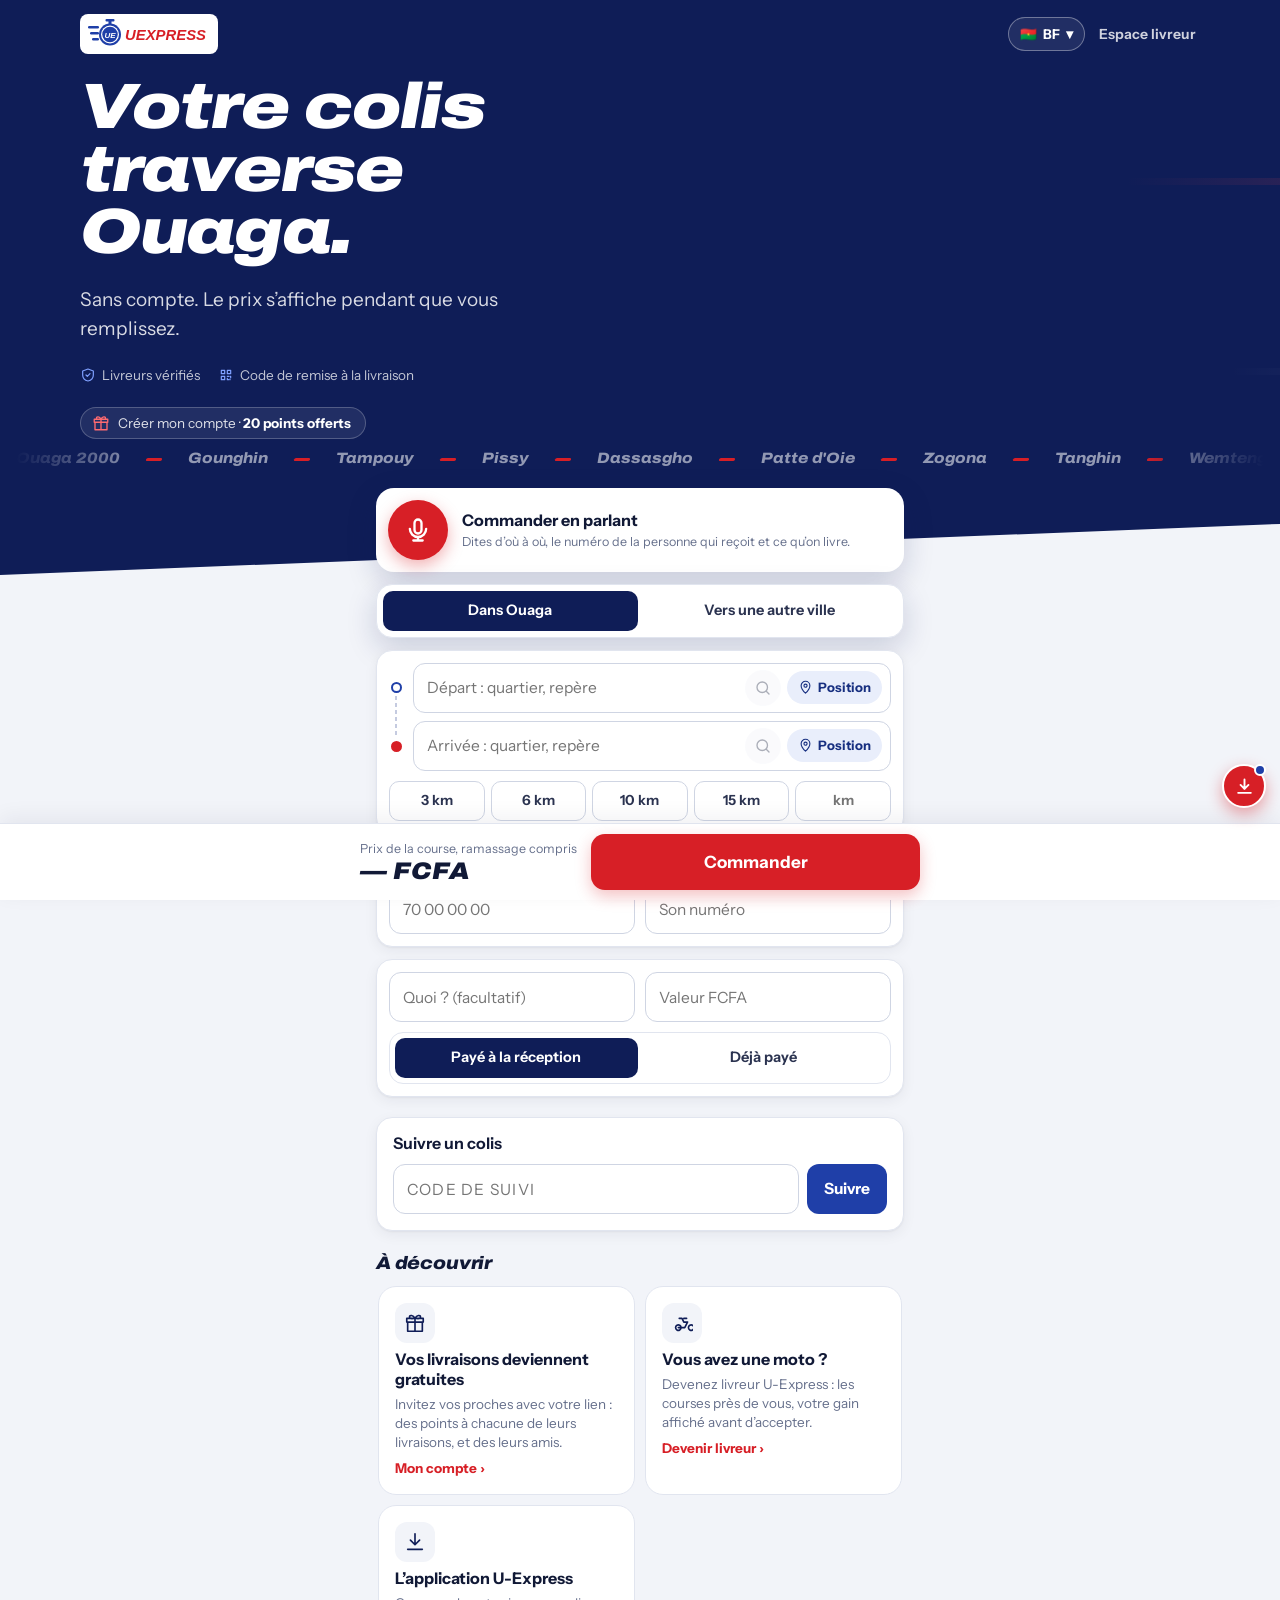
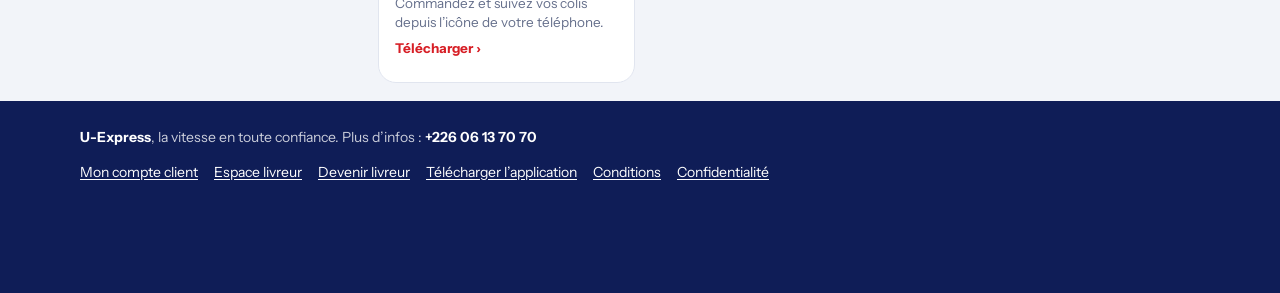
<file: index.html>
<!doctype html>
<html lang="fr">
  <head>
    <meta charset="UTF-8" />
    <meta name="viewport" content="width=device-width, initial-scale=1, viewport-fit=cover" />
    <meta name="theme-color" content="#0f1d57" />
    <meta name="description" content="U-Express — La vitesse en toute confiance. Livraison à Ouagadougou." />
    <link rel="manifest" href="./manifest.webmanifest" />
    <link rel="icon" type="image/png" href="./icons/icon-192.png" />
    <link rel="apple-touch-icon" href="./icons/icon-192.png" />
    <meta name="apple-mobile-web-app-capable" content="yes" />
    <meta name="apple-mobile-web-app-title" content="U-Express" />
    <title>U-Express</title>
    <meta property="og:type" content="website" />
    <meta property="og:site_name" content="U-Express" />
    <meta property="og:title" content="U-Express · Livraison à moto à Ouagadougou" />
    <meta property="og:description" content="Prix fixe affiché d’avance, livreurs vérifiés, suivi du livreur en direct. Commandez en une minute, sans compte." />
    <meta property="og:url" content="https://u-express.urs-holding.com/" />
    <meta property="og:image" content="https://u-express.urs-holding.com/og.jpg" />
    <meta property="og:image:width" content="1200" />
    <meta property="og:image:height" content="630" />
    <meta property="og:locale" content="fr_FR" />
    <meta name="twitter:card" content="summary_large_image" />
    <script type="module" crossorigin src="./assets/index-cYXElxPj.js"></script>
    <link rel="stylesheet" crossorigin href="./assets/index-kaMQHlNw.css">
  </head>
  <body>
    <div id="root"></div>
  </body>
</html>
</file>
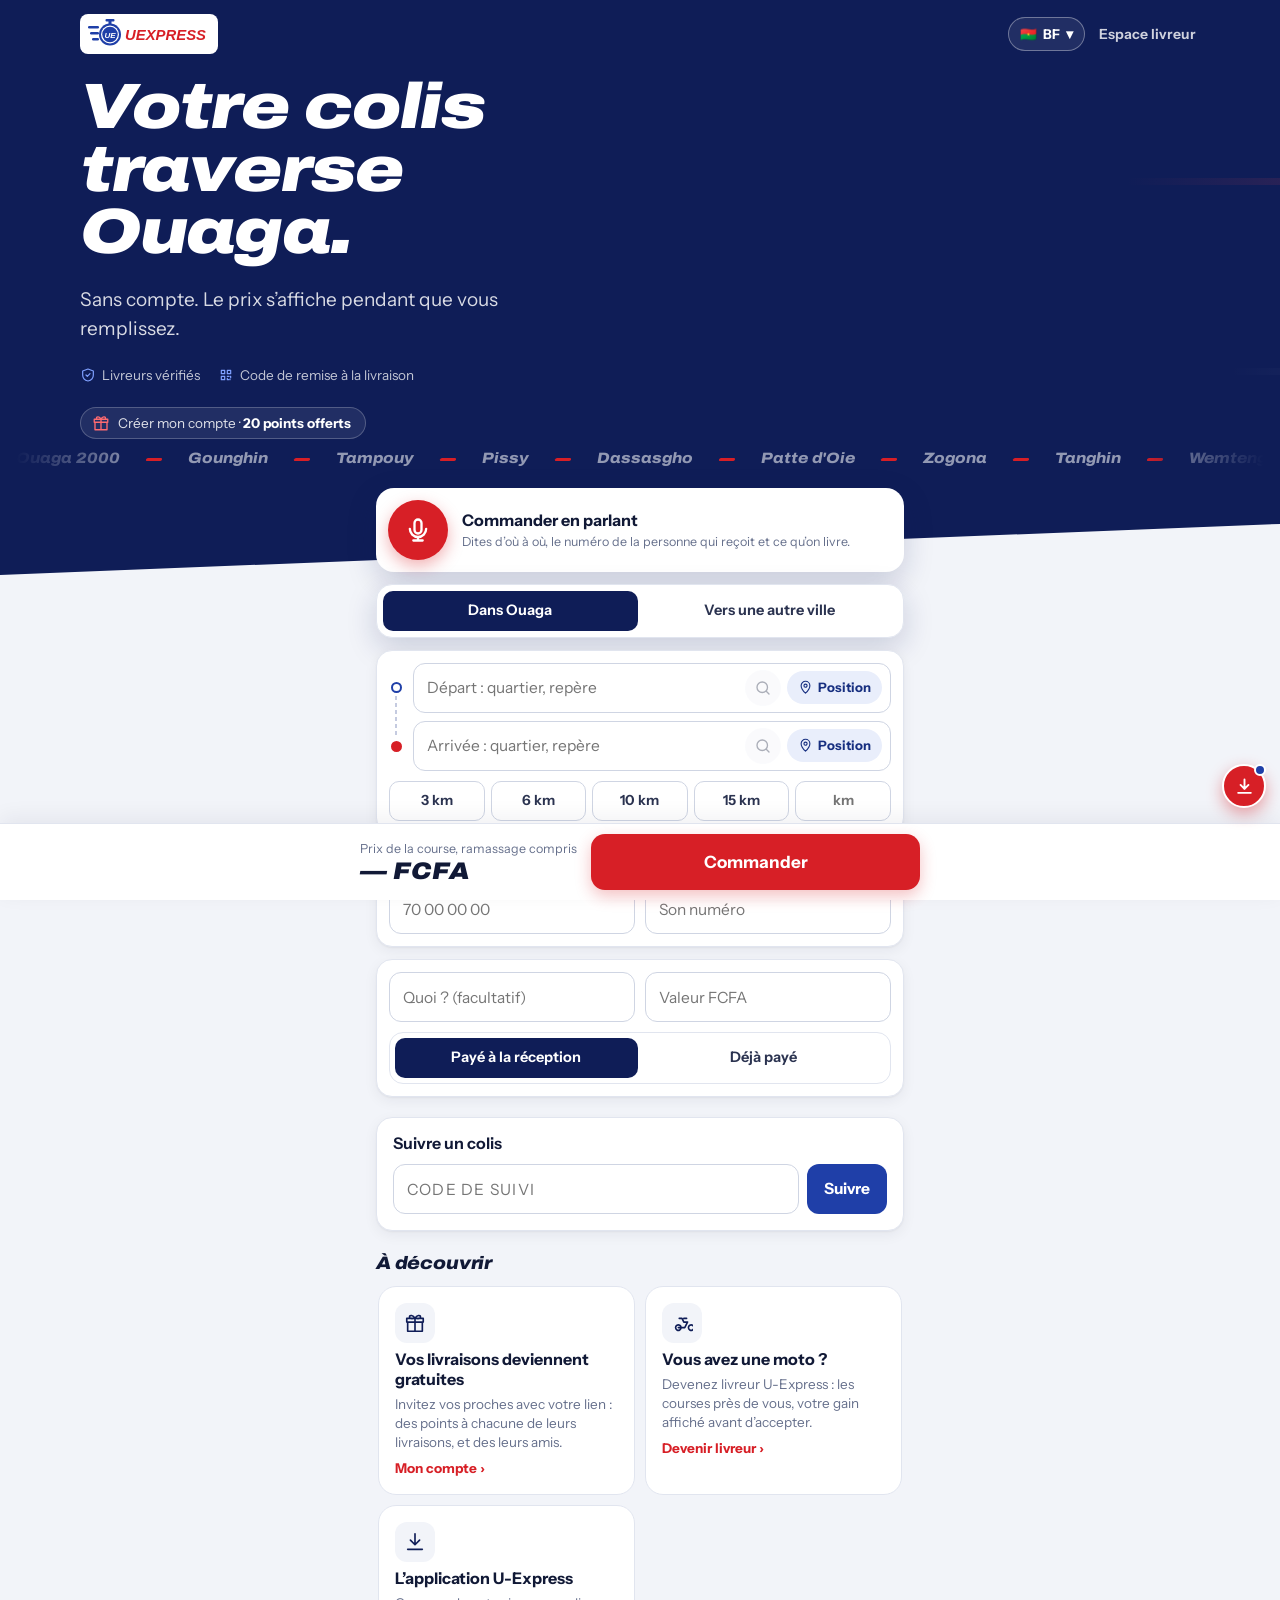
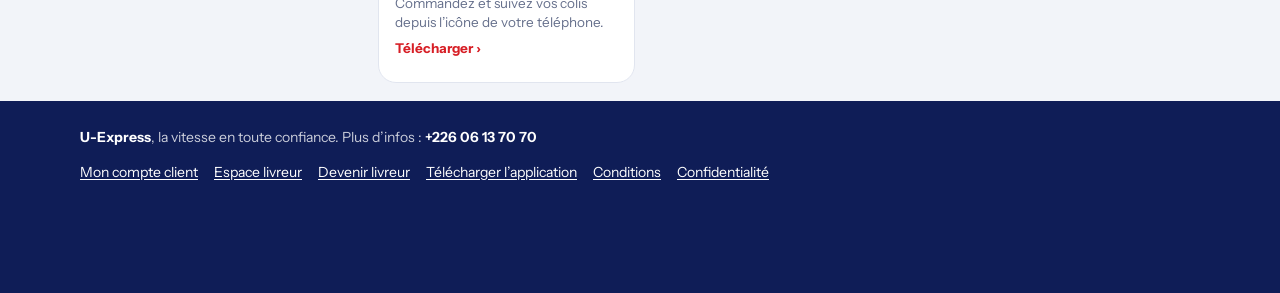
<file: p/index.html>
<!doctype html>
<html lang="fr">
  <head>
    <meta charset="UTF-8" />
    <meta name="viewport" content="width=device-width, initial-scale=1" />
    <title>U-Express · Envoyez votre position au livreur</title>
    <meta name="description" content="Touchez pour montrer au livreur U-Express où vous êtes. Aucune inscription, aucun paiement." />
    <meta property="og:type" content="website" />
    <meta property="og:site_name" content="U-Express" />
    <meta property="og:title" content="📍 Votre livreur U-Express arrive" />
    <meta property="og:description" content="Touchez pour lui montrer où vous êtes. Aucune inscription, aucun paiement." />
    <meta property="og:url" content="https://u-express.urs-holding.com/p/" />
    <meta property="og:image" content="https://u-express.urs-holding.com/og-position.jpg" />
    <meta property="og:image:width" content="1200" />
    <meta property="og:image:height" content="630" />
    <meta property="og:image:alt" content="U-Express : votre livreur arrive, touchez le lien pour lui montrer où vous êtes." />
    <meta property="og:locale" content="fr_FR" />
    <meta name="twitter:card" content="summary_large_image" />
    <meta name="theme-color" content="#0f1d57" />
    <link rel="icon" type="image/png" href="../icons/icon-192.png" />
    <style>
      body { margin: 0; min-height: 100vh; display: grid; place-items: center; background: #0f1d57; color: #fff; font-family: system-ui, sans-serif; text-align: center; }
      a { color: #fff; }
    </style>
    <script>
      // Lien court : …/p/#<clé><r|l> → la page de l'application qui envoie la position.
      (function () {
        var code = location.hash.slice(1);
        location.replace('../' + (code ? '#/p/' + encodeURIComponent(code) : ''));
      })();
    </script>
  </head>
  <body>
    <p>Ouverture d’U-Express… <a href="../">Continuer</a></p>
  </body>
</html>
</file>
<file: assets/index-kaMQHlNw.css>
@font-face{font-family:Archivo;font-style:normal;font-display:swap;font-weight:100 900;font-stretch:62% 125%;src:url(./archivo-latin-standard-normal-DY7AcnAa.woff2) format("woff2-variations")}@font-face{font-family:Archivo;font-style:italic;font-display:swap;font-weight:100 900;font-stretch:62% 125%;src:url(./archivo-latin-standard-italic-BuvkOFDm.woff2) format("woff2-variations")}@font-face{font-family:Instrument Sans;font-style:normal;font-display:swap;font-weight:400 700;src:url(./instrument-sans-latin-wght-normal-BbzFLZTg.woff2) format("woff2-variations")}:root{--nuit: #0f1d57;--bleu: #1f3fa8;--bleu-fonce: #172f80;--bleu-pale: #e9eefb;--rouge: #d71f26;--rouge-fonce: #b0161c;--rouge-pale: #fdeced;--encre: #111936;--texte: #2b3350;--doux: #66708c;--trait: #e1e5ef;--fond: #f2f4f9;--carte: #ffffff;--vert: #11804a;--vert-pale: #e3f4ea;--orange: #b85f00;--orange-pale: #fff1df;--f-titre: "Archivo", "Arial Black", "Helvetica Neue", Arial, sans-serif;--f-texte: "Instrument Sans", "Segoe UI", Roboto, "Helvetica Neue", Arial, sans-serif;--biais: 4vw;--r-s: 10px;--r-m: 16px;--r-l: 22px;--ombre: 0 1px 2px rgba(17, 25, 54, .05), 0 4px 14px rgba(17, 25, 54, .06);--ombre-forte: 0 10px 30px rgba(15, 29, 87, .18);color-scheme:light;font-family:var(--f-texte);color:var(--texte);background:var(--fond);-webkit-font-smoothing:antialiased}*{box-sizing:border-box}html,body{margin:0;padding:0;background:var(--fond)}body{min-height:100vh;font-size:15.5px;line-height:1.5}body:before{content:"";position:fixed;inset:0 0 auto;height:env(safe-area-inset-top,0px);z-index:30;background:var(--nuit)}button,input,select,textarea{font:inherit;color:inherit}a{color:var(--bleu);text-underline-offset:2px}h1,h2,h3{color:var(--encre);margin:0;line-height:1.15;text-wrap:balance}h1,h2,.titre{font-family:var(--f-titre);font-style:italic;font-weight:850;font-stretch:112%;letter-spacing:-.01em}h1{font-size:clamp(26px,6.5vw,34px)}h2{font-size:clamp(20px,4.8vw,24px)}h3{font-size:16px;font-weight:650}p{margin:0}:focus-visible{outline:3px solid var(--bleu);outline-offset:2px;border-radius:6px}.page{max-width:560px;margin:0 auto;padding-block:16px 104px;padding-left:max(16px,env(safe-area-inset-left,0px));padding-right:max(16px,env(safe-area-inset-right,0px))}.page.large{max-width:1120px}.pile{display:flex;flex-direction:column;gap:12px}.pile.ample{gap:20px}.ligne{display:flex;align-items:center;gap:8px}.ligne.entre{justify-content:space-between}.ligne.haut{align-items:flex-start}.ligne.envelopper{flex-wrap:wrap}.grille-2{display:grid;grid-template-columns:1fr 1fr;gap:10px}.grille-auto{display:grid;grid-template-columns:repeat(auto-fill,minmax(min(100%,300px),1fr));gap:14px}.doux{color:var(--doux)}.petit{font-size:14px}.tres-petit{font-size:12.5px}.gras{font-weight:650;color:var(--encre)}.centre{text-align:center}.rouge{color:var(--rouge)}.bleu{color:var(--bleu)}.vert{color:var(--vert)}.orange{color:var(--orange)}.mono{font-variant-numeric:tabular-nums}.entete{position:sticky;top:env(safe-area-inset-top,0px);z-index:20;background:var(--nuit);color:#fff;padding-block:10px;padding-left:max(16px,env(safe-area-inset-left,0px));padding-right:max(16px,env(safe-area-inset-right,0px))}.entete-int{max-width:1120px;margin:0 auto;display:flex;align-items:center;justify-content:space-between;gap:12px}.entete .espace{font-size:13px;color:#ffffffb8;text-align:right;line-height:1.3}.entete .espace b{display:block;color:#fff;font-family:var(--f-titre);font-style:italic;font-weight:800;font-size:15px}.plaque{display:inline-flex;background:#fff;border-radius:8px;padding:5px 8px;line-height:0}.bandeau-demo{background:var(--bleu-pale);color:var(--bleu-fonce);font-size:12.5px;padding:5px 16px;text-align:center}.carte{background:var(--carte);border:1px solid var(--trait);border-radius:var(--r-m);padding:16px;box-shadow:var(--ombre)}.carte.plate{box-shadow:none}.carte.accent{border-color:var(--rouge);box-shadow:0 0 0 1px var(--rouge) inset,var(--ombre)}.carte.alerte{border-left:5px solid var(--orange)}.carte.alerte.critique{border-left-color:var(--rouge)}.separateur{height:1px;background:var(--trait);margin:4px 0}.btn{-webkit-appearance:none;-moz-appearance:none;appearance:none;border:1px solid transparent;border-radius:12px;padding:12px 16px;font-weight:700;font-size:15.5px;cursor:pointer;display:inline-flex;align-items:center;justify-content:center;gap:8px;min-height:48px;text-decoration:none;line-height:1.2;transition:background-color .15s,transform .12s,box-shadow .15s}.btn:active:not(:disabled){transform:scale(.97)}.btn:disabled{opacity:.45;cursor:not-allowed}.btn.plein{width:100%}.btn.rouge{background:var(--rouge);color:#fff;box-shadow:0 6px 16px #d71f2647}.btn.rouge:hover:not(:disabled){background:var(--rouge-fonce)}.btn.bleu{background:var(--bleu);color:#fff}.btn.bleu:hover:not(:disabled){background:var(--bleu-fonce)}.btn.vert{background:var(--vert);color:#fff}.btn.blanc{background:#fff;color:var(--nuit)}.btn.fantome{background:#ffffff14;color:#fff;border-color:#ffffff59}.btn.fantome:hover{background:#ffffff29}.btn.contour{background:var(--carte);border-color:var(--trait);color:var(--encre)}.btn.contour:hover:not(:disabled){background:var(--fond)}.btn.lien{background:none;color:var(--bleu);padding:6px 2px;min-height:0;font-weight:650}.btn.petit{min-height:38px;padding:7px 12px;font-size:14px;border-radius:10px}.btn.grand{min-height:56px;font-size:17px;border-radius:14px}.btn svg{width:20px;height:20px;flex:none}.badge svg{width:14px;height:14px;flex:none}.onglets{display:flex;background:#e4e8f2;border-radius:14px;padding:4px;gap:4px;overflow-x:auto;scrollbar-width:none}.onglets button{flex:1;border:0;background:none;border-radius:10px;padding:9px 6px;font-weight:650;font-size:13.5px;color:var(--doux);cursor:pointer;white-space:nowrap;transition:background-color .15s,color .15s}.onglets button.actif{background:var(--carte);color:var(--encre);box-shadow:0 1px 3px #1119361f}.compteur{display:inline-block;min-width:20px;padding:0 6px;margin-left:4px;border-radius:10px;background:var(--rouge);color:#fff;font-size:12px;line-height:20px;text-align:center;font-variant-numeric:tabular-nums}.compteur.gris{background:#b9c0d2}.nav-basse{position:fixed;left:0;right:0;bottom:0;z-index:20;background:var(--carte);border-top:1px solid var(--trait);display:flex;justify-content:center;padding-bottom:env(safe-area-inset-bottom,0px);padding-left:env(safe-area-inset-left,0px);padding-right:env(safe-area-inset-right,0px)}.nav-basse-int{display:flex;width:100%;max-width:560px}.nav-basse button{flex:1;border:0;background:none;padding:10px 4px 12px;font-size:12.5px;font-weight:650;color:var(--doux);cursor:pointer;display:flex;flex-direction:column;align-items:center;gap:3px}.nav-basse button.actif{color:var(--rouge)}.nav-basse svg{width:23px;height:23px}.badge{display:inline-flex;align-items:center;gap:5px;border-radius:999px;padding:3px 10px;font-size:12.5px;font-weight:650;background:#edf0f6;color:var(--texte);white-space:nowrap}.badge.rouge{background:var(--rouge-pale);color:var(--rouge-fonce)}.badge.bleu{background:var(--bleu-pale);color:var(--bleu-fonce)}.badge.vert{background:var(--vert-pale);color:var(--vert)}.badge.orange{background:var(--orange-pale);color:var(--orange)}.point{width:9px;height:9px;border-radius:50%;background:#b9c0d2;display:inline-block;flex:none}.point.vert{background:var(--vert);box-shadow:0 0 #11804a80;animation:pouls 2s infinite}.champ{display:flex;flex-direction:column;gap:6px;min-width:0}.champ label{font-size:14px;font-weight:650;color:var(--encre)}.champ .aide{font-size:12.5px;color:var(--doux)}.champ input,.champ select,.champ textarea,.saisie{border:1.5px solid #cfd5e3;border-radius:12px;padding:12px 13px;background:#fff;min-height:50px;width:100%;min-width:0;transition:border-color .15s,box-shadow .15s}.champ input:focus,.champ select:focus,.champ textarea:focus,.saisie:focus{outline:none;border-color:var(--bleu);box-shadow:0 0 0 4px #1f3fa826}.choix{display:flex;gap:8px}.choix button{flex:1;border:1.5px solid #cfd5e3;background:#fff;border-radius:12px;padding:11px 10px;font-weight:650;cursor:pointer;transition:border-color .15s,background-color .15s}.choix button.actif{border-color:var(--rouge);background:var(--rouge-pale);color:var(--rouge-fonce)}.erreur,.succes,.info{border-radius:12px;padding:11px 13px;font-size:14.5px}.erreur{background:var(--rouge-pale);color:var(--rouge-fonce)}.succes{background:var(--vert-pale);color:var(--vert)}.info{background:var(--bleu-pale);color:var(--bleu-fonce)}.solde{position:relative;overflow:hidden;border-radius:var(--r-l);padding:18px;color:#fff;background:var(--nuit)}.solde:after{content:"";position:absolute;right:-20px;top:18px;width:140px;height:70px;background:repeating-linear-gradient(0deg,transparent 0 12px,rgba(255,255,255,.09) 12px 20px);transform:skew(-12deg)}.solde .montant{font-family:var(--f-titre);font-style:italic;font-weight:850;font-stretch:112%;font-size:32px;letter-spacing:-.01em}.solde .sous{font-size:13.5px;opacity:.8}.solde.negatif .montant{color:#ffc2c5}.trajet{display:grid;grid-template-columns:14px minmax(0,1fr);column-gap:10px;row-gap:2px}.trajet .rail{display:flex;flex-direction:column;align-items:center;padding-top:6px}.trajet .rond{width:11px;height:11px;border-radius:50%;border:2.5px solid var(--bleu);background:#fff}.trajet .rond.fin{border-color:var(--rouge);background:var(--rouge)}.trajet .barre{width:2px;flex:1;background:repeating-linear-gradient(180deg,#c5cbe0 0 4px,transparent 4px 7px);margin:3px 0;min-height:14px}.chiffres{display:flex;gap:6px 16px;flex-wrap:wrap}.chiffres div{display:flex;flex-direction:column}.chiffres .lib{font-size:12.5px;color:var(--doux)}.chiffres .val{font-weight:700;color:var(--encre);font-variant-numeric:tabular-nums}.chiffres .val.gain{color:var(--vert)}.chrono{list-style:none;margin:0;padding:0;display:flex;flex-direction:column;gap:10px}.chrono li{display:grid;grid-template-columns:18px 1fr;gap:8px}.chrono .puce{width:12px;height:12px;margin-top:5px;border-radius:50%;background:var(--trait)}.chrono li.fait .puce{background:var(--vert)}.chrono li.courant .puce{background:var(--rouge);box-shadow:0 0 0 4px var(--rouge-pale)}.tableau{width:100%;border-collapse:collapse;font-size:14.5px}.tableau th{text-align:left;font-size:12.5px;color:var(--doux);font-weight:650;padding:8px;border-bottom:1px solid var(--trait)}.tableau td{padding:10px 8px;border-bottom:1px solid var(--trait);vertical-align:top}.tableau td.num,.tableau th.num{text-align:right;font-variant-numeric:tabular-nums}.defile{overflow-x:auto}.voile{position:fixed;top:0;right:0;bottom:0;left:0;background:#0f1d5773;z-index:50;display:flex;align-items:flex-end;justify-content:center;animation:apparait .18s ease-out}.modale{background:#fff;width:100%;max-width:560px;border-radius:22px 22px 0 0;padding:20px max(16px,env(safe-area-inset-right,0px)) calc(20px + env(safe-area-inset-bottom,0px)) max(16px,env(safe-area-inset-left,0px));max-height:88vh;overflow-y:auto;animation:monte .22s cubic-bezier(.2,.8,.2,1)}@media (min-width: 640px){.voile{align-items:center}.modale{border-radius:22px}}.code-remise{font-family:var(--f-titre);font-weight:900;font-stretch:115%;font-size:40px;letter-spacing:.18em;color:var(--encre);font-variant-numeric:tabular-nums}.qr{width:168px;height:168px;image-rendering:pixelated}.une{position:relative;overflow:hidden;color:#fff;background:var(--nuit);clip-path:polygon(0 0,100% 0,100% calc(100% - var(--biais)),0 100%);padding-block:14px calc(44px + var(--biais));padding-left:max(16px,env(safe-area-inset-left,0px));padding-right:max(16px,env(safe-area-inset-right,0px))}.une-int{position:relative;z-index:1;max-width:1120px;margin:0 auto;display:flex;flex-direction:column;gap:22px}.une-haut{display:flex;align-items:center;justify-content:space-between;gap:12px}.une-haut a.pro{color:#fffc;font-size:14px;font-weight:650;text-decoration:none;padding:8px 4px}.une h1{color:#fff;font-size:clamp(38px,11vw,76px);font-weight:900;font-stretch:118%;line-height:.98;letter-spacing:-.02em;max-width:11ch;animation:file .7s cubic-bezier(.15,.85,.25,1) both}.une h1 .rouge-vif{color:#ff4a50}.une .chapo{font-size:clamp(16px,4.2vw,19px);color:#ffffffd6;max-width:34ch;animation:apparait .6s .25s both}.une .actions{display:grid;gap:10px;max-width:420px;animation:apparait .6s .35s both}.une .preuves{display:flex;flex-wrap:wrap;gap:8px 18px;font-size:13.5px;color:#ffffffbf}.une .preuves span{display:inline-flex;align-items:center;gap:6px}.une .preuves svg{width:16px;height:16px;color:#7fa0ff}.vitesse{position:absolute;top:0;right:0;bottom:0;left:0;pointer-events:none;z-index:0;overflow:hidden}.vitesse i{position:absolute;right:-40%;height:7px;border-radius:6px;background:linear-gradient(90deg,#fff0,#ffffff38);animation:trait 2.8s linear infinite}.vitesse i:nth-child(1){top:22%;width:38%;animation-delay:0s}.vitesse i:nth-child(2){top:31%;width:52%;animation-delay:.9s;background:linear-gradient(90deg,#d71f2600,#ff4a5073)}.vitesse i:nth-child(3){top:40%;width:30%;animation-delay:1.7s}.vitesse i:nth-child(4){top:64%;width:44%;animation-delay:2.3s}.quartiers{position:relative;z-index:1;margin-top:8px;overflow:hidden;mask-image:linear-gradient(90deg,transparent,#000 10%,#000 90%,transparent);-webkit-mask-image:linear-gradient(90deg,transparent,#000 10%,#000 90%,transparent)}.quartiers .ruban{display:flex;gap:0;width:max-content;animation:defile 38s linear infinite}.quartiers span{font-family:var(--f-titre);font-style:italic;font-weight:800;font-stretch:112%;font-size:15px;color:#ffffff8c;white-space:nowrap;padding-right:26px}.quartiers span:after{content:"";display:inline-block;width:16px;height:3px;border-radius:2px;margin-left:26px;vertical-align:middle;background:var(--rouge);transform:skew(-20deg)}.carte-suivi{position:relative;z-index:2;margin-top:calc(-30px - var(--biais))}.section{max-width:1120px;margin:0 auto;padding-block:34px 6px;padding-left:max(16px,env(safe-area-inset-left,0px));padding-right:max(16px,env(safe-area-inset-right,0px));display:flex;flex-direction:column;gap:16px}.section>p.intro{color:var(--doux);max-width:52ch}.etapes{list-style:none;margin:0;padding:0;display:grid;gap:12px;counter-reset:etape}.etapes li{display:grid;grid-template-columns:46px minmax(0,1fr);gap:14px;align-items:start;background:var(--carte);border-radius:var(--r-m);padding:16px;border:1px solid var(--trait)}.etapes li:before{counter-increment:etape;content:counter(etape);width:46px;height:46px;border-radius:12px;display:grid;place-items:center;background:var(--nuit);color:#fff;font-family:var(--f-titre);font-style:italic;font-weight:900;font-size:22px}.etapes h3{margin-bottom:3px}@media (min-width: 820px){.etapes{grid-template-columns:repeat(3,1fr)}.etapes li{grid-template-columns:1fr}}.simulateur{background:var(--carte);border-radius:var(--r-l);border:1px solid var(--trait);padding:18px;display:grid;gap:16px;box-shadow:var(--ombre)}.simulateur .prix{font-family:var(--f-titre);font-style:italic;font-weight:900;font-stretch:115%;font-size:clamp(38px,10vw,54px);color:var(--encre);line-height:1;font-variant-numeric:tabular-nums}.simulateur .prix small{font-size:.42em;font-weight:800;color:var(--doux);margin-left:4px}.simulateur input[type=range]{width:100%;accent-color:var(--rouge);height:28px}.reperes{display:flex;justify-content:space-between;font-size:12.5px;color:var(--doux);font-variant-numeric:tabular-nums}.garanties{display:grid;gap:12px}@media (min-width: 820px){.garanties{grid-template-columns:repeat(3,1fr)}}.garantie{display:grid;grid-template-columns:44px minmax(0,1fr);gap:12px;padding:4px 0}.garantie .ico{width:44px;height:44px;border-radius:12px;display:grid;place-items:center;background:var(--bleu-pale);color:var(--bleu)}.garantie .ico svg{width:24px;height:24px}.recrute{margin-top:30px;background:var(--rouge);color:#fff;position:relative;overflow:hidden;clip-path:polygon(0 var(--biais),100% 0,100% 100%,0 100%);padding-block:calc(30px + var(--biais)) 34px;padding-left:max(16px,env(safe-area-inset-left,0px));padding-right:max(16px,env(safe-area-inset-right,0px))}.recrute-int{max-width:1120px;margin:0 auto;display:grid;gap:16px}.recrute h2{color:#fff;font-size:clamp(28px,8vw,46px);font-weight:900}.recrute ul{margin:0;padding:0;list-style:none;display:grid;gap:8px}.recrute li{display:flex;gap:10px;align-items:center;font-weight:600}.recrute li:before{content:"";width:14px;height:4px;border-radius:2px;background:#fff;transform:skew(-20deg);flex:none}.pied{background:var(--nuit);color:#ffffffc7;padding-block:26px calc(26px + env(safe-area-inset-bottom,0px));padding-left:max(16px,env(safe-area-inset-left,0px));padding-right:max(16px,env(safe-area-inset-right,0px));font-size:14px}.pied-int{max-width:1120px;margin:0 auto;display:grid;gap:14px}.pied a{color:#fff}.pied .pro{display:flex;flex-wrap:wrap;gap:6px 16px}.mes-livraisons{display:flex;gap:8px;overflow-x:auto;padding-bottom:2px;scrollbar-width:none}.mes-livraisons a{flex:none;display:flex;flex-direction:column;gap:2px;text-decoration:none;color:var(--encre);background:var(--fond);border:1px solid var(--trait);border-radius:12px;padding:9px 12px;min-width:150px}.barre-commande{position:fixed;left:0;right:0;bottom:0;z-index:20;background:var(--carte);border-top:1px solid var(--trait);padding-block:10px calc(10px + env(safe-area-inset-bottom,0px));padding-left:max(16px,env(safe-area-inset-left,0px));padding-right:max(16px,env(safe-area-inset-right,0px));box-shadow:0 -6px 20px #1119360f}.barre-commande-int{max-width:560px;margin:0 auto;display:grid;grid-template-columns:auto minmax(0,1fr);gap:14px;align-items:center}.barre-commande .total{font-family:var(--f-titre);font-style:italic;font-weight:900;font-stretch:112%;font-size:24px;color:var(--encre);line-height:1.05;font-variant-numeric:tabular-nums}.etiquette-etape{display:inline-grid;place-items:center;width:26px;height:26px;border-radius:8px;background:var(--nuit);color:#fff;font-family:var(--f-titre);font-style:italic;font-weight:900;font-size:14px;flex:none}.suivi-tete{background:var(--nuit);color:#fff;padding-block:18px 22px;padding-left:max(16px,env(safe-area-inset-left,0px));padding-right:max(16px,env(safe-area-inset-right,0px));position:relative;overflow:hidden}.suivi-tete-int{max-width:560px;margin:0 auto;display:flex;flex-direction:column;gap:14px;position:relative;z-index:1}.suivi-tete h1{color:#fff;font-size:clamp(26px,7vw,34px)}.suivi-tete .code{color:#ffffffb3;font-size:14px}.route{position:relative;height:54px;margin:4px 6px 0}.route .voie{position:absolute;left:0;right:0;top:32px;height:4px;border-radius:2px;background:repeating-linear-gradient(90deg,rgba(255,255,255,.28) 0 10px,transparent 10px 18px)}.route .faite{position:absolute;left:0;top:32px;height:4px;border-radius:2px;background:#ff4a50;transition:width 1.2s cubic-bezier(.2,.8,.2,1)}.route .jalon{position:absolute;top:27px;width:14px;height:14px;margin-left:-7px;border-radius:50%;background:var(--nuit);border:3px solid rgba(255,255,255,.4)}.route .jalon.fait{border-color:#ff4a50;background:#ff4a50}.route .moto{position:absolute;top:0;width:36px;height:28px;margin-left:-18px;color:#fff;transition:left 1.2s cubic-bezier(.2,.8,.2,1)}.route .moto.roule{animation:secousse .5s ease-in-out infinite alternate}.etapes-suivi{display:grid;grid-template-columns:repeat(5,1fr);gap:4px;font-size:11.5px;color:#fff9;text-align:center;line-height:1.25}.etapes-suivi span.fait{color:#fff;font-weight:650}.lien-partage{display:grid;grid-template-columns:minmax(0,1fr) auto;gap:8px;align-items:center;background:var(--fond);border:1.5px dashed #c5cbe0;border-radius:12px;padding:8px 8px 8px 12px}.lien-partage a{overflow:hidden;text-overflow:ellipsis;white-space:nowrap;font-weight:650}@keyframes trait{0%{transform:translate(0) skew(-20deg)}to{transform:translate(-260%) skew(-20deg)}}@keyframes defile{0%{transform:translate(0)}to{transform:translate(-50%)}}@keyframes file{0%{opacity:0;transform:translate(-28px) skew(-6deg)}to{opacity:1;transform:none}}@keyframes apparait{0%{opacity:0;transform:translateY(8px)}to{opacity:1;transform:none}}@keyframes monte{0%{transform:translateY(24px);opacity:.6}to{transform:none;opacity:1}}@keyframes pouls{0%{box-shadow:0 0 #11804a73}70%{box-shadow:0 0 0 8px #11804a00}to{box-shadow:0 0 #11804a00}}@keyframes secousse{0%{transform:translateY(0)}to{transform:translateY(-2px)}}@keyframes arrive{0%{background:#fff7d6}to{background:var(--carte)}}.arrive{animation:arrive 1.6s ease-out}@media (prefers-reduced-motion: reduce){*,*:before,*:after{animation-duration:.01ms!important;animation-iteration-count:1!important;transition-duration:.01ms!important}.quartiers .ruban{animation:none}.vitesse{display:none}}.etapes-demande{list-style:none;margin:4px 0 0;padding:0;display:grid;grid-template-columns:repeat(4,minmax(0,1fr));gap:6px;counter-reset:dem}.etapes-demande li{counter-increment:dem;font-size:12.5px;color:#ffffffd1;display:flex;flex-direction:column;gap:6px;line-height:1.25}.etapes-demande li:before{content:counter(dem);width:30px;height:30px;border-radius:9px;display:grid;place-items:center;background:#ffffff1f;color:#fff;font-family:var(--f-titre);font-style:italic;font-weight:900}.etapes-demande li:first-child:before{background:var(--rouge)}.liste-conditions{margin:0;padding:0;list-style:none;display:grid;gap:8px}.liste-conditions li{display:flex;gap:10px;align-items:center}.liste-conditions li:before{content:"";width:14px;height:4px;border-radius:2px;background:var(--rouge);transform:skew(-20deg);flex:none}.progression{display:grid;grid-template-columns:repeat(3,minmax(0,1fr));gap:8px;font-size:12.5px;color:var(--doux);font-weight:650}.progression>div{display:flex;flex-direction:column;gap:6px}.progression .barre{display:block;height:6px;border-radius:3px;background:linear-gradient(90deg,var(--bleu) var(--p, 0%),#dfe4ef var(--p, 0%));transition:background .4s}.progression .fait{color:var(--vert)}.progression .fait .barre{background:var(--vert)}.docs{display:grid;grid-template-columns:repeat(2,minmax(0,1fr));gap:10px}@media (min-width: 720px){.docs{grid-template-columns:repeat(3,minmax(0,1fr))}}.doc{border:1.5px dashed #c5cbe0;border-radius:14px;padding:10px;display:flex;flex-direction:column;gap:5px;background:var(--fond);min-width:0}.doc.ok{border-style:solid;border-color:var(--vert);background:#fff}.doc img{width:100%;max-width:100%;aspect-ratio:4 / 3;object-fit:cover;border-radius:9px;background:var(--bleu-pale)}.doc-vide{aspect-ratio:4 / 3;border-radius:9px;background:#e6eaf3;display:grid;place-items:center;color:#9aa5c0}.doc-vide svg{width:30px;height:30px}.doc .btn{margin-top:auto}.module{display:grid;grid-template-columns:minmax(0,1fr) auto;gap:10px;align-items:center;padding:11px 12px;border-radius:12px;background:var(--fond)}.lecon{display:grid;gap:8px;background:var(--bleu-pale);border-radius:12px;padding:12px 14px;color:var(--bleu-fonce)}.question{border:0;margin:0;padding:0;display:grid;gap:8px}.question legend{margin-bottom:8px}.choix-quiz{display:flex;gap:10px;align-items:center;padding:11px 12px;border:1.5px solid #cfd5e3;border-radius:12px;cursor:pointer;background:#fff}.choix-quiz.actif{border-color:var(--bleu);background:var(--bleu-pale)}.choix-quiz input{accent-color:var(--bleu)}.galerie-kyc{display:grid;grid-template-columns:repeat(3,minmax(0,1fr));gap:6px}.galerie-kyc button{border:0;padding:0;background:none;cursor:zoom-in;text-align:left;font-size:11.5px;color:var(--doux);display:flex;flex-direction:column;justify-content:flex-start;align-self:start}.galerie-kyc img{width:100%;aspect-ratio:4 / 3;object-fit:cover;border-radius:8px;display:block;margin-bottom:3px}.photo-grande{width:100%;max-width:100%;border-radius:12px}.une-courte{padding-block:14px calc(54px + var(--biais))}.une-courte h1{font-size:clamp(34px,9.5vw,64px)}.commande-accueil{position:relative;z-index:2;margin-top:calc(-36px - var(--biais));padding-top:0;padding-bottom:8px;display:flex;flex-direction:column;gap:12px}.commande-accueil>form>.choix{background:var(--carte);padding:6px;border-radius:16px;box-shadow:var(--ombre-forte)}.pied{padding-bottom:calc(110px + env(safe-area-inset-bottom,0px))}.choix-compact{background:var(--carte);padding:5px;border-radius:14px;border:1px solid var(--trait);gap:5px}.choix-compact button{border:0;padding:9px 8px;font-size:14.5px;border-radius:10px}.choix-compact button.actif{background:var(--nuit);color:#fff}.case{padding:12px}.trajet-saisie{display:grid;grid-template-columns:14px minmax(0,1fr);gap:10px}.trajet-saisie .rail{display:flex;flex-direction:column;align-items:center;padding:19px 0}.trajet-saisie .rond{width:11px;height:11px;border-radius:50%;border:2.5px solid var(--bleu);background:#fff;flex:none}.trajet-saisie .rond.fin{border-color:var(--rouge);background:var(--rouge)}.trajet-saisie .barre{width:2px;flex:1;background:repeating-linear-gradient(180deg,#c5cbe0 0 4px,transparent 4px 7px);margin:3px 0}.champ-ligne{display:grid;grid-template-columns:minmax(0,1fr) auto;align-items:center;border:1.5px solid #cfd5e3;border-radius:12px;background:#fff;padding-right:8px}.champ-ligne:focus-within{border-color:var(--bleu);box-shadow:0 0 0 4px #1f3fa826}.champ-ligne input{border:0;background:none;padding:12px 13px;min-height:48px;min-width:0;outline:none}.champ-ligne .btn.lien{font-size:13.5px;white-space:nowrap}.distances{display:flex;gap:6px;margin-top:10px;flex-wrap:wrap}.distances button,.distances input{flex:1 1 56px;min-width:0;min-height:40px;border:1.5px solid #cfd5e3;border-radius:10px;background:#fff;font-weight:650;font-size:14px;cursor:pointer;text-align:center;padding:6px}.distances button.actif{border-color:var(--rouge);background:var(--rouge-pale);color:var(--rouge-fonce)}.distances input:focus{outline:none;border-color:var(--bleu)}.case.grille-2 .champ label{font-size:13px}.entree-livreur .avantages{display:grid;gap:8px;margin:0;padding:0;list-style:none}.entree-livreur .avantages li{display:flex;gap:10px;align-items:center}.entree-livreur .avantages li:before{content:"";width:14px;height:4px;border-radius:2px;background:#fff;transform:skew(-20deg);flex:none}.carte-rouge{background:var(--rouge);color:#fff;border:0;border-radius:var(--r-l);padding:18px;display:grid;gap:12px}.carte-rouge h2{color:#fff}.membre{display:grid;grid-template-columns:42px minmax(0,1fr);gap:12px;align-items:start;padding:12px 0;border-top:1px solid var(--trait)}.membre:first-of-type{border-top:0}.membre .initiale{width:42px;height:42px;border-radius:12px;display:grid;place-items:center;font-family:var(--f-titre);font-style:italic;font-weight:900;color:#fff;background:var(--bleu)}.membre.admin .initiale{background:var(--rouge)}.membre.inactif{opacity:.55}.compteurs-equipe{display:flex;gap:8px;flex-wrap:wrap}.centre-texte{text-align:center}.gauche{text-align:left}.pile-droite{display:flex;flex-direction:column;align-items:flex-end;text-align:right;gap:2px}.champ-ligne.avec-gps{border-color:var(--vert)}.puce-gps{display:inline-flex;align-items:center;gap:5px;border:0;border-radius:999px;padding:7px 11px;font:inherit;font-size:13px;font-weight:700;cursor:pointer;white-space:nowrap;background:var(--bleu-pale);color:var(--bleu-fonce)}.puce-gps svg{width:15px;height:15px;flex:none}.puce-gps.gps{background:var(--vert-pale);color:var(--vert)}.puce-gps.attente{background:var(--orange-pale);color:var(--orange)}.puce-gps.attente:before,.puce-gps.recherche:before,.point-pouls{content:"";width:8px;height:8px;border-radius:50%;background:currentColor;flex:none;animation:pouls 1.2s ease-in-out infinite}@keyframes pouls{0%,to{opacity:.35;transform:scale(.8)}50%{opacity:1;transform:scale(1.15)}}.etat-gps{display:flex;align-items:center;gap:8px;margin-top:10px;padding:9px 11px;border-radius:10px;font-size:13.5px;line-height:1.35}.etat-gps svg{width:18px;height:18px;flex:none}.etat-gps.attente{background:var(--orange-pale);color:#7a4100}.etat-gps.attente .point-pouls{background:var(--orange)}.etat-gps.ok{background:var(--vert-pale);color:#0b5a34}.etat-gps.alerte{background:var(--orange-pale);color:#7a4100}.etat-gps .btn.lien{padding:0 2px;font-size:13.5px;margin-left:auto;flex:none}.modale .etat-gps{margin-top:0}.aide-gps{margin:8px 0 0}.option-position{display:grid;grid-template-columns:46px minmax(0,1fr);gap:12px;align-items:center;width:100%;text-align:left;background:#fff;border:1.5px solid var(--trait);border-radius:14px;padding:14px;cursor:pointer;font:inherit;color:var(--texte);transition:border-color .15s,transform .15s}.option-position:hover{border-color:var(--bleu)}.option-position:active{transform:scale(.99)}.option-position b{display:block;color:var(--encre);font-size:16px;margin-bottom:2px}.icone-rond{width:46px;height:46px;border-radius:50%;display:grid;place-items:center}.icone-rond svg{width:23px;height:23px}.icone-rond.bleu{background:var(--bleu-pale);color:var(--bleu)}.icone-rond.rouge{background:var(--rouge-pale);color:var(--rouge)}.lien-partage{background:var(--fond);border:1px dashed #c5cbe0;border-radius:10px;padding:10px 12px;font-size:13px;word-break:break-all;color:var(--encre);-webkit-user-select:all;user-select:all}.badge-gps{display:inline-flex;align-items:center;gap:4px;font-size:12.5px;font-weight:650;color:var(--vert);text-decoration:none}.badge-gps svg{width:14px;height:14px}.badge-gps:hover{text-decoration:underline}.page-position{min-height:100vh;min-height:100dvh;background:var(--fond)}.tete-position{background:var(--nuit);color:#fff;padding:calc(18px + env(safe-area-inset-top,0px)) 20px 64px;clip-path:polygon(0 0,100% 0,100% calc(100% - 34px),0 100%)}.tete-position .contenu{max-width:520px;margin:0 auto}.tete-position h1{color:#fff;font-size:clamp(30px,8.5vw,42px);margin-top:22px}.tete-position p{color:#ffffffd6;margin:10px 0 0;font-size:16px;line-height:1.45;max-width:34ch}.corps-position{max-width:520px;margin:-40px auto 0;padding:0 16px 28px;display:grid;gap:14px}.corps-position .carte{padding:20px 18px;gap:12px}.corps-position .tres-petit svg{width:13px;height:13px;vertical-align:-2px}.radar{position:relative;width:104px;height:104px;margin:-6px auto -10px;display:grid;place-items:center}.insecable{white-space:nowrap}.radar:before,.radar:after{content:"";position:absolute;top:0;right:0;bottom:0;left:0;border-radius:50%;border:2px solid var(--rouge);opacity:0;animation:onde 2s ease-out infinite}.radar:after{animation-delay:1s}.radar .epingle{width:56px;height:56px;border-radius:50%;background:var(--rouge);color:#fff;display:grid;place-items:center;box-shadow:0 8px 22px #d71f2659}.radar .epingle svg{width:28px;height:28px}.radar.ok:before,.radar.ok:after,.radar.arret:before,.radar.arret:after{display:none}.radar.ok .epingle{background:var(--vert);box-shadow:0 8px 22px #11804a4d;animation:surgit .45s cubic-bezier(.2,.9,.3,1.3)}@keyframes surgit{0%{transform:scale(.55)}to{transform:scale(1)}}.radar.arret .epingle{background:var(--doux);box-shadow:none}@keyframes onde{0%{transform:scale(.45);opacity:.7}to{transform:scale(1.1);opacity:0}}@media (prefers-reduced-motion: reduce){.radar:before,.radar:after,.point-pouls,.puce-gps:before{animation:none;opacity:1}}.chargement{display:flex;align-items:center;justify-content:center;gap:10px;min-height:40vh;color:var(--doux);font-size:15px}.chargement .roue{width:22px;height:22px;border-radius:50%;border:3px solid var(--bleu-pale);border-top-color:var(--rouge);animation:tourne .8s linear infinite}@keyframes tourne{to{transform:rotate(360deg)}}.puce-pays{display:inline-flex;align-items:center;gap:6px;border:1px solid rgba(255,255,255,.35);background:#ffffff14;color:#fff;border-radius:999px;padding:6px 11px;font:inherit;font-size:13.5px;font-weight:700;cursor:pointer}.puce-pays:hover{background:#ffffff29}.liste-pays{display:grid;gap:6px}.ligne-pays{display:grid;grid-template-columns:34px minmax(0,1fr) auto;gap:10px;align-items:center;width:100%;text-align:left;background:#fff;border:1.5px solid var(--trait);border-radius:12px;padding:10px 12px;cursor:pointer;font:inherit;color:var(--texte)}.ligne-pays:hover{border-color:var(--bleu)}.ligne-pays.actif{border-color:var(--rouge);background:var(--rouge-pale)}.ligne-pays b{display:block;color:var(--encre);font-size:15px}.ligne-pays .drapeau,.drapeau-grand{font-size:26px;line-height:1}.drapeau-grand{font-size:44px}.bientot{text-align:center;align-items:center}.bientot .btn{align-self:stretch}.champ-tel{display:grid;grid-template-columns:minmax(96px,128px) minmax(0,1fr);gap:8px}.champ-tel select{min-width:0;border:1.5px solid #cfd5e3;border-radius:12px;background:#fff;padding:0 8px;font:inherit;font-size:15px;min-height:48px;color:var(--encre);text-overflow:ellipsis}.champ-tel select:focus{outline:none;border-color:var(--bleu);box-shadow:0 0 0 4px #1f3fa826}.filtre-pays{display:inline-flex;flex-direction:column;gap:3px}.filtre-pays select,.petit-select{border:1.5px solid #cfd5e3;border-radius:10px;background:#fff;padding:7px 10px;font:inherit;font-size:14.5px;color:var(--encre);max-width:100%}.petit-select{padding:5px 8px;font-size:13px}.grille-pays{display:grid;grid-template-columns:repeat(auto-fill,minmax(min(100%,300px),1fr));gap:10px}.pays-carte{display:grid;gap:8px;padding:14px}.pays-carte.ouvert{border-color:var(--vert);box-shadow:0 0 0 1px var(--vert) inset,var(--ombre)}.pays-carte .drapeau{font-size:28px;line-height:1}.cloche{position:relative;display:inline-grid;place-items:center;width:40px;height:40px;border-radius:12px;border:1px solid rgba(255,255,255,.28);background:transparent;color:#fff;cursor:pointer}.cloche svg{width:21px;height:21px}.cloche .pastille{position:absolute;top:-5px;right:-5px;min-width:19px;height:19px;padding:0 5px;border-radius:10px;background:var(--rouge);color:#fff;font-size:11.5px;font-weight:700;line-height:19px;text-align:center;box-shadow:0 0 0 2px var(--nuit)}.notifs{list-style:none;margin:0;padding:0;display:grid;gap:6px;max-height:55vh;overflow-y:auto}.notifs button{width:100%;display:grid;gap:2px;text-align:left;border:1px solid var(--trait);background:var(--carte);border-radius:var(--r-s);padding:10px 12px;cursor:pointer;font:inherit;color:var(--texte)}.notifs button.non-lue{border-color:var(--bleu);background:var(--bleu-pale)}.bandeau-notif{position:fixed;left:50%;top:calc(env(safe-area-inset-top,0px) + 66px);transform:translate(-50%);z-index:60;width:min(560px,calc(100% - 24px));display:flex;align-items:center;gap:10px;text-align:left;border:0;border-radius:var(--r-m);padding:12px 14px;background:var(--encre);color:#fff;box-shadow:var(--ombre-forte);font:inherit;cursor:pointer;animation:tomber .25s ease-out}.bandeau-notif svg{width:22px;height:22px;flex:none;color:#ffd166}.bandeau-notif .petit{color:#fffc}@keyframes tomber{0%{opacity:0;transform:translate(-50%,-10px)}to{opacity:1;transform:translate(-50%)}}.carte.push{border-color:var(--bleu);background:linear-gradient(180deg,var(--bleu-pale),#fff 70%)}.icone-ronde{display:inline-grid;place-items:center;width:38px;height:38px;border-radius:50%;background:var(--bleu);color:#fff;flex:none}.icone-ronde svg{width:20px;height:20px}.badge.niveau.debutant{background:#edf0f6;color:var(--doux)}.badge.niveau.bronze{background:#f6e7da;color:#8a4b1c}.badge.niveau.argent{background:#e7ebf1;color:#4b566a}.badge.niveau.or{background:#fbf0cf;color:#8a6200}.badge.niveau.elite{background:var(--bleu);color:#fff}.badge.note{background:#fff6dc;color:#8a6200}.badge.note.basse{background:var(--rouge-pale);color:var(--rouge-fonce)}.jauge{height:10px;border-radius:999px;background:#e4e8f2;overflow:hidden}.jauge>span{display:block;height:100%;border-radius:inherit;background:linear-gradient(90deg,var(--bleu),var(--rouge))}.score{display:grid;grid-template-columns:repeat(3,minmax(0,1fr));gap:8px}.score>div{background:var(--fond);border-radius:var(--r-s);padding:10px;text-align:center}.score b{display:block;font-family:var(--f-titre);font-size:22px;color:var(--encre);font-variant-numeric:tabular-nums}.score span{font-size:12.5px;color:var(--doux)}.mouvement-pts{display:flex;justify-content:space-between;gap:10px;padding:9px 0;border-bottom:1px solid var(--trait)}.mouvement-pts:last-child{border-bottom:0}.pts{font-weight:750;font-variant-numeric:tabular-nums;white-space:nowrap}.pts.plus{color:var(--vert)}.pts.moins{color:var(--rouge)}.classement{list-style:none;margin:0;padding:0;display:grid;gap:4px}.classement li{display:grid;grid-template-columns:30px minmax(0,1fr) auto;gap:8px;align-items:center;padding:7px 10px;border-radius:var(--r-s)}.classement li.moi{background:var(--bleu-pale)}.classement .rang{font-family:var(--f-titre);font-weight:800;color:var(--doux)}.btn-nu{border:0;background:none;padding:0;font:inherit;color:inherit;cursor:pointer;text-align:left}.conditions ul{margin:0;padding-left:20px;display:grid;gap:6px}.conditions ol.liste-etapes{margin:6px 0 2px;padding-left:0;list-style:none;display:grid;gap:4px}.conditions h2{font-size:19px}.conditions h3{font-size:15px;margin-top:4px}.conditions ol:not(.liste-etapes){margin:0;padding-left:22px;display:grid;gap:6px}.guide-certif p{margin:0}.guide-certif h3{margin:8px 0 0;color:var(--encre)}.guide-certif .chemin{font-weight:700;color:var(--bleu-fonce);background:var(--bleu-pale);border-radius:var(--r-s);padding:8px 12px;justify-self:start}.guide-certif blockquote{margin:0;padding:8px 12px;border-left:3px solid var(--bleu);background:var(--fond);border-radius:0 var(--r-s) var(--r-s) 0;font-style:italic}.guide-certif .bareme td.num{white-space:nowrap;font-weight:700}.guide-certif .bareme td.gain{color:var(--vert)}.guide-certif .bareme td.perte{color:var(--rouge-fonce)}.guide-certif .slogan{font-family:var(--f-titre);font-weight:900;font-style:italic;color:var(--bleu-fonce);font-size:15px;letter-spacing:.01em}.point-rec{width:12px;height:12px;border-radius:50%;background:var(--rouge);animation:rec 1s ease-in-out infinite}@keyframes rec{50%{opacity:.35;transform:scale(.8)}}.vocal-lecture{background:var(--bleu-pale);border-radius:var(--r-s);padding:10px 12px}.vocal .btn svg,.vocal-lecture svg,.badge svg{width:16px;height:16px}.appli-flottante{position:fixed;right:max(14px,env(safe-area-inset-right,0px));bottom:calc(18px + env(safe-area-inset-bottom,0px));z-index:35;display:flex;align-items:center;gap:0;border:0;padding:0;background:none;cursor:pointer;font:inherit}.appli-flottante.haute{bottom:calc(92px + env(safe-area-inset-bottom,0px))}.appli-rond{position:relative;display:grid;place-items:center;width:44px;height:44px;border-radius:50%;background:var(--rouge);color:#fff;border:2px solid #fff;box-shadow:0 6px 16px #d71f2666;flex:none;animation:halo-appli 2s ease-out infinite}.appli-rond svg{width:19px;height:19px;stroke-width:2.4;animation:fleche-appli 2s ease-in-out infinite}.appli-point{position:absolute;top:-2px;right:-2px;width:12px;height:12px;border-radius:50%;background:var(--bleu);border:2px solid #fff;animation:point-appli 1.6s ease-out infinite}.appli-texte{display:block;max-width:0;opacity:0;overflow:hidden;white-space:nowrap;margin-right:-20px;padding:7px 26px 7px 0;border-radius:20px 0 0 20px;background:var(--rouge);color:#fff;border:2px solid #fff;border-right:0;font-size:12.5px;font-weight:800;letter-spacing:.01em;box-shadow:0 6px 16px #d71f264d;animation:texte-appli 7s ease-in-out .8s infinite}.appli-flottante:hover .appli-texte,.appli-flottante:focus-visible .appli-texte{animation-play-state:paused}@keyframes texte-appli{0%,4%{max-width:0;opacity:0;padding-left:0}10%,62%{max-width:220px;opacity:1;padding-left:14px}70%,to{max-width:0;opacity:0;padding-left:0}}@keyframes halo-appli{0%{box-shadow:0 6px 16px #d71f2666,0 0 #d71f2680}75%,to{box-shadow:0 6px 16px #d71f2666,0 0 0 10px #d71f2600}}@keyframes fleche-appli{0%,to{transform:translateY(-2px)}50%{transform:translateY(2px)}}@keyframes point-appli{0%{box-shadow:0 0 #1f3fa899}80%,to{box-shadow:0 0 0 7px #1f3fa800}}@media (prefers-reduced-motion: reduce){.appli-rond,.appli-rond svg,.appli-point{animation:none}.appli-texte{animation:none;max-width:220px;opacity:1;padding-left:14px}}.appli-flottante:focus-visible{outline:none}.appli-flottante:focus-visible .appli-rond{outline:3px solid var(--nuit);outline-offset:3px}.btn-appli{position:relative;background:var(--rouge);color:#fff;border:2px solid #fff;font-family:var(--f-titre);font-style:italic;font-weight:850;font-stretch:112%;letter-spacing:.01em;animation:appli-pouls 1.8s ease-out infinite}@keyframes fleche{0%,to{transform:translateY(-2px)}50%{transform:translateY(3px)}}.btn-appli.sur-clair{border-color:var(--rouge)}.btn-appli:hover{background:var(--rouge-fonce)}.btn-appli .fleche-appli{display:inline-flex;animation:fleche .9s ease-in-out infinite}.btn-appli.calme{animation:none;background:#ffffff1a;border-color:#ffffff73;font-family:var(--f-texte);font-style:normal;font-weight:650;font-size:15px}.btn-appli.calme.sur-clair{background:var(--carte);color:var(--encre);border-color:var(--trait)}.btn-appli.calme .fleche-appli{animation:none}@keyframes appli-pouls{0%{box-shadow:0 0 #ff4a50bf}80%,to{box-shadow:0 0 0 16px #ff4a5000}}@keyframes appli-eclat{0%{background-color:var(--rouge);transform:scale(1)}to{background-color:#ff3d44;transform:scale(1.035)}}.une .actions .btn-appli{justify-self:start}.guide-appli{gap:12px}.guide-appli p{margin:0}.alerte-appli{background:var(--orange-pale);color:#6b3a00;border-radius:var(--r-s);padding:12px;font-size:14.5px}.etapes-appli{margin:0;padding:0;list-style:none;counter-reset:etape;display:grid;gap:10px}.etapes-appli li{counter-increment:etape;position:relative;padding:3px 0 0 40px;min-height:30px;font-size:15px;line-height:1.55}.etapes-appli li:before{content:counter(etape);position:absolute;left:0;top:0;display:grid;place-items:center;width:28px;height:28px;border-radius:50%;background:var(--nuit);color:#fff;font-weight:750;font-size:14px}.icone-etape{display:inline-grid;place-items:center;width:28px;height:28px;border-radius:8px;background:var(--bleu-pale);color:var(--bleu);vertical-align:middle}.icone-etape svg{width:18px;height:18px}.qr-appli{display:grid;grid-template-columns:auto 1fr;gap:16px;align-items:center}.qr-appli .qr{border-radius:12px;border:1px solid var(--trait)}.une-appli{padding-bottom:calc(40px + var(--biais))}.pour-qui{display:grid;grid-template-columns:1fr 1fr;gap:10px}.pour-qui a{text-decoration:none;color:inherit;gap:6px}.pour-qui a:hover{border-color:var(--bleu)}.rond-icone{display:grid;place-items:center;width:42px;height:42px;border-radius:50%;background:var(--bleu-pale);color:var(--bleu)}.rond-icone.rouge{background:var(--rouge-pale);color:var(--rouge)}.rond-icone svg{width:22px;height:22px}.lien-appli{font-size:13px;color:var(--doux);word-break:break-all}@media (max-width: 380px){.pour-qui{grid-template-columns:1fr}}.pied.pied-court{padding-bottom:calc(26px + env(safe-area-inset-bottom,0px))}.fidelite-promo{position:relative;overflow:hidden;background:var(--nuit);color:#ffffffdb;border-radius:var(--r-l);padding:20px 18px;display:grid;gap:12px}.fidelite-promo h1{color:#fff;font-size:clamp(26px,7vw,34px)}.fidelite-promo ul{margin:0;padding:0;list-style:none;display:grid;gap:6px;font-size:15px}.fidelite-promo li:before{content:"";display:inline-block;width:14px;height:3px;border-radius:2px;margin-right:10px;vertical-align:middle;background:var(--rouge);transform:skew(-20deg)}.fidelite-promo b{color:#fff}.cadeau{display:grid;place-items:center;width:46px;height:46px;border-radius:14px;background:var(--rouge);color:#fff}.cadeau svg{width:26px;height:26px}.carte-fidelite{background:linear-gradient(135deg,var(--nuit),var(--bleu));color:#ffffffe0;border-radius:var(--r-l);padding:18px;gap:12px}.carte-fidelite b{color:#fff}.solde-points{font-size:15px}.solde-points b{font-family:var(--f-titre);font-style:italic;font-weight:850;font-stretch:112%;font-size:52px;line-height:1;margin-right:6px}.jauge-fidelite{height:10px;border-radius:6px;background:#ffffff2e;overflow:hidden}.jauge-fidelite span{display:block;height:100%;border-radius:6px;background:linear-gradient(90deg,#ff6b70,var(--rouge));transition:width .6s ease}.carte .jauge-fidelite,.bandeau-fidelite .jauge-fidelite{background:var(--bleu-pale)}.gratuite-dispo{display:flex;gap:8px;align-items:center;background:#ffffff1f;border-radius:var(--r-s);padding:10px 12px;color:#fff;font-weight:650}.gratuite-dispo svg{width:22px;height:22px;flex:none}.historique-points{margin:0;padding:0;list-style:none;display:grid}.historique-points li{display:flex;justify-content:space-between;gap:10px;padding:9px 0;border-top:1px solid var(--trait);font-size:14.5px}.historique-points li:first-child{border-top:0}.vert-texte{color:var(--vert)}.rouge-texte{color:var(--rouge)}.case-a-cocher{display:grid;grid-template-columns:22px 1fr;gap:10px;align-items:start;font-size:14px;color:var(--texte)}.case-a-cocher input{width:20px;height:20px;margin:1px 0 0;accent-color:var(--rouge)}.bandeau-fidelite{display:grid;grid-template-columns:auto 1fr auto;gap:12px;align-items:center;text-decoration:none;color:inherit}.bandeau-fidelite .cadeau{width:40px;height:40px;border-radius:12px}.bandeau-fidelite .cadeau svg{width:22px;height:22px}.bandeau-fidelite .fleche-droite{color:var(--rouge);font-weight:800;font-size:20px}.bandeau-fidelite:hover{border-color:var(--rouge)}.choix-gratuite{display:grid;grid-template-columns:22px 1fr;gap:10px;align-items:center;border:2px dashed var(--vert);background:var(--vert-pale);color:#0b5c34;border-radius:var(--r-m);padding:12px 14px;font-weight:650;cursor:pointer}.choix-gratuite input{width:20px;height:20px;margin:0;accent-color:var(--vert)}.choix-gratuite.actif{border-style:solid}.total.offert{color:var(--vert)}.total s{color:var(--doux);font-size:.6em;font-weight:600;margin-left:6px}.badge.offerte{background:var(--vert-pale);color:#0b5c34}.puce-compte{align-self:flex-start;display:inline-flex;align-items:center;gap:8px;border:1px solid rgba(255,255,255,.22);background:#ffffff14;color:#ffffffdb;border-radius:999px;padding:6px 14px 6px 7px;font:inherit;font-size:13.5px;line-height:1.3;cursor:pointer;text-align:left;animation:glisse-compte .7s 1s cubic-bezier(.2,.8,.2,1) both}.puce-compte:hover{background:#ffffff24}.puce-compte b{color:#fff}.puce-compte svg{width:18px;height:18px;color:#ff6b70;flex:none}.puce-compte.invite{padding-left:11px}.puce-compte .initiale{display:grid;place-items:center;width:24px;height:24px;border-radius:50%;background:var(--rouge);color:#fff;font-weight:800;font-size:12px;flex:none}@keyframes glisse-compte{0%{opacity:0;transform:translate(-14px)}to{opacity:1;transform:none}}.pied .btn-nu{color:#fff;text-decoration:underline;text-underline-offset:2px}.tableau-defilant{overflow-x:auto;background:var(--carte);border:1px solid var(--trait);border-radius:var(--r-m)}.tableau-defilant .tableau{min-width:640px}.carte-direct{display:grid;gap:10px}.carte-direct.plein{position:fixed;top:0;right:0;bottom:0;left:0;z-index:2000;background:var(--fond);padding:10px;grid-template-rows:auto minmax(0,1fr) auto auto;overflow:auto}.carte-direct-barre{display:flex;flex-wrap:wrap;gap:8px;align-items:center;justify-content:space-between}.compteurs-carte{display:flex;flex-wrap:wrap;gap:6px}.compteur-carte{display:inline-flex;align-items:center;gap:6px;font-size:13.5px;font-weight:650;color:var(--texte);background:var(--carte);border:1px solid var(--trait);border-radius:999px;padding:5px 11px}.pastille{width:11px;height:11px;border-radius:50%;display:inline-block;flex:none;background:#9aa3b8}.pastille.course{background:var(--rouge)}.pastille.libre{background:var(--vert)}.pastille.perdu{background:#e08a00}.carte-direct-corps{position:relative;border-radius:var(--r-l);overflow:hidden;border:1px solid var(--trait);height:64vh;min-height:420px}.carte-direct.plein .carte-direct-corps{height:auto;min-height:300px}.carte-direct-fond{position:absolute;top:0;right:0;bottom:0;left:0;background:#e9eef6;z-index:0}.carte-direct-voile{position:absolute;z-index:600;left:50%;top:12px;transform:translate(-50%);background:var(--carte);border-radius:999px;padding:7px 14px;font-size:13.5px;font-weight:600;box-shadow:0 4px 14px #0f1d572e}.carte-direct-voile.erreur{background:var(--rouge-pale);color:var(--rouge-fonce)}.carte-direct-fiche{position:absolute;z-index:700;left:10px;bottom:10px;width:min(340px,calc(100% - 20px));max-height:calc(100% - 20px);overflow:auto;background:var(--carte);border-radius:14px;box-shadow:0 10px 30px #0f1d5740;padding:14px;display:grid;gap:9px}.fermer-fiche{font-size:24px;line-height:1;width:32px;height:32px;border-radius:50%;color:var(--doux)}.fermer-fiche:hover{background:var(--fond)}.fiche-vitesse{font-family:var(--f-titre);font-style:italic;font-weight:850;font-stretch:112%;font-size:34px;line-height:1;color:var(--nuit)}.fiche-course{background:var(--fond);border-radius:10px;padding:9px 10px;display:grid;gap:5px}.saisie-petite{border:1.5px solid #cfd5e3;border-radius:8px;padding:4px 6px;background:#fff;font:inherit}.legende-vitesse{display:flex;flex-wrap:wrap;gap:4px 10px;font-size:12px;color:var(--doux)}.legende-vitesse i{width:16px;height:4px;border-radius:2px;display:inline-block;margin-right:5px;vertical-align:middle}.liste-carte{list-style:none;margin:0;padding:0;display:grid;grid-template-columns:repeat(auto-fill,minmax(230px,1fr));gap:8px}.liste-carte button{width:100%;text-align:left;display:flex;gap:10px;align-items:center;background:var(--carte);border:1px solid var(--trait);border-radius:12px;padding:9px 11px;cursor:pointer;font:inherit;color:inherit}.liste-carte button:hover{border-color:#cfd5e3}.liste-carte button.actif{border-color:var(--bleu);box-shadow:0 0 0 3px #1f3fa826}.moto-icone{background:none;border:0}.moto-marq{position:relative;width:44px;height:44px;display:grid;place-items:center}.moto-rond{width:34px;height:34px;border-radius:50%;display:grid;place-items:center;color:#fff;background:#9aa3b8;border:3px solid #fff;box-shadow:0 2px 8px #0000004d;position:relative;z-index:1}.moto-rond svg{width:18px;height:18px}.moto-libre .moto-rond{background:var(--vert)}.moto-course .moto-rond{background:var(--rouge)}.moto-perdu .moto-rond{background:#e08a00}.moto-marq.choisi .moto-rond{box-shadow:0 0 0 5px #1f3fa873,0 2px 8px #0000004d}.moto-fleche{position:absolute;top:-7px;right:-7px;bottom:-7px;left:-7px;transition:transform .6s ease}.moto-fleche:before{content:"";position:absolute;left:50%;top:0;transform:translate(-50%);border-left:8px solid transparent;border-right:8px solid transparent;border-bottom:11px solid var(--nuit)}.moto-nom{position:absolute;top:43px;left:50%;transform:translate(-50%);white-space:nowrap;background:#0f1d57e6;color:#fff;font-size:11.5px;font-weight:650;padding:2px 8px;border-radius:999px;pointer-events:none}.epingle{width:28px;height:28px;border-radius:50% 50% 50% 0;transform:rotate(-45deg);display:grid;place-items:center;color:#fff;border:2px solid #fff;box-shadow:0 2px 6px #0000004d}.epingle b{transform:rotate(45deg);font-size:12px}.epingle.ramassage{background:var(--bleu)}.epingle.livraison{background:var(--rouge)}.etat-position{display:flex;gap:6px;align-items:flex-start;margin:0}.etat-position svg{width:16px;height:16px;flex:none;margin-top:1px}@media (max-width: 640px){.carte-direct-corps{height:68vh;min-height:380px}.carte-direct-fiche{left:8px;right:8px;bottom:8px;width:auto;max-height:50%;padding:12px;gap:7px}.fiche-vitesse{font-size:26px}}.carte-reseau{border:1px solid var(--trait);border-radius:var(--r-l);padding:14px;gap:10px;background:var(--carte)}.carte-reseau h3{margin:0}.code-reseau{font-family:var(--f-titre);font-weight:850;font-style:italic;letter-spacing:.04em;color:var(--rouge);background:var(--rouge-pale);border-radius:8px;padding:3px 9px;font-size:15px}.stats-reseau{display:grid;grid-template-columns:repeat(3,minmax(0,1fr));gap:8px}.stats-reseau div{background:var(--fond);border-radius:10px;padding:8px 6px;text-align:center;display:grid}.stats-reseau b{font-family:var(--f-titre);font-style:italic;font-weight:850;font-size:22px;color:var(--nuit);line-height:1.1}.stats-reseau span{font-size:12px;color:var(--doux)}.lien-echange{color:var(--bleu);font-weight:650;text-decoration:none}.lien-echange:hover{text-decoration:underline}.gagnant-une{display:flex;align-items:center;gap:10px;border-radius:14px;padding:9px 12px;background:var(--carte);border:1px solid var(--trait);font-size:13.5px;line-height:1.35}.gagnant-une.sombre{align-self:flex-start;max-width:100%;background:#ffffff14;border-color:#fff3;color:#ffffffdb}.gagnant-une.sombre b{color:#fff}.gagnant-icone{width:34px;height:34px;border-radius:50%;display:grid;place-items:center;flex:none;background:#ffb020;color:var(--nuit)}.gagnant-icone svg{width:19px;height:19px}.gagnant-texte{display:grid;min-width:0}.gagnant-titre{font-size:11.5px;font-weight:700;text-transform:uppercase;letter-spacing:.06em;color:#c77a00}.gagnant-une.sombre .gagnant-titre{color:#ffc24d}.gagnant-message{font-style:italic;font-size:12.5px;opacity:.85}.gagnant-video{flex:none;margin-left:auto;background:#ffb020;color:var(--nuit);border:0}.candidat{display:grid;grid-template-columns:24px minmax(0,1fr) auto;gap:8px;align-items:center;padding:6px 0;border-top:1px solid var(--trait)}.candidat-rang{width:24px;height:24px;border-radius:50%;background:var(--fond);display:grid;place-items:center;font-size:12px;font-weight:750}@media (max-width: 640px){.gagnant-une{flex-wrap:wrap}.gagnant-video{margin-left:44px}}.titre-gagnant{display:flex;align-items:center;gap:8px;margin:0}.titre-gagnant svg{width:22px;height:22px;color:#c77a00;flex:none}.vocal-commande{display:grid;grid-template-columns:60px minmax(0,1fr);gap:14px;align-items:center;background:var(--carte);border-radius:18px;padding:12px 14px 12px 12px;box-shadow:var(--ombre-forte)}.vocal-commande.fait{grid-template-columns:minmax(0,1fr);gap:8px}.vocal-commande.fait audio{width:100%;height:36px}.vocal-texte{display:grid;gap:2px;min-width:0}.vocal-texte b{font-size:16px;color:var(--encre)}.vocal-texte .tres-petit{color:var(--doux);line-height:1.35}.micro-geant{width:60px;height:60px;border-radius:50%;border:0;display:grid;place-items:center;background:var(--rouge);color:#fff;cursor:pointer;box-shadow:0 6px 16px #d71f2659;transition:transform .15s ease}.micro-geant:active{transform:scale(.94)}.micro-geant svg{width:28px;height:28px;stroke-width:2}.micro-geant.actif{animation:micro-pouls 1.4s ease-out infinite}.micro-geant .carre{width:20px;height:20px;border-radius:5px;background:#fff}.micro-geant.attente{background:var(--bleu-pale);box-shadow:none}.micro-geant .roue{width:26px;height:26px;border-radius:50%;border:3px solid #fff;border-top-color:var(--bleu);animation:tourne .8s linear infinite}@keyframes micro-pouls{0%{box-shadow:0 0 #d71f2673}70%{box-shadow:0 0 0 18px #d71f2600}to{box-shadow:0 0 #d71f2600}}.ondes{display:inline-flex;gap:3px;align-items:center;height:18px}.ondes i{width:4px;border-radius:2px;background:var(--rouge);animation:onde 1s ease-in-out infinite}.ondes i:nth-child(1){animation-delay:-.8s}.ondes i:nth-child(2){animation-delay:-.6s}.ondes i:nth-child(3){animation-delay:-.4s}.ondes i:nth-child(4){animation-delay:-.2s}@keyframes onde{0%,to{height:5px}50%{height:18px}}.coche{width:24px;height:24px;border-radius:50%;background:var(--vert);color:#fff;display:inline-grid;place-items:center;flex:none}.coche svg{width:15px;height:15px;stroke-width:2.6}.vocal-transcrit{margin:0;font-size:13.5px;font-style:italic;color:var(--texte);background:var(--fond);border-radius:10px;padding:8px 10px}.rempli-voix,.champ-ligne.rempli-voix{animation:rempli 6s ease-out}@keyframes rempli{0%,60%{box-shadow:0 0 0 4px #1f3fa847;border-color:var(--bleu);background-color:var(--bleu-pale)}to{box-shadow:none}}.barre-commande .total.a-confirmer{font-size:15px;font-style:normal;font-weight:750;font-stretch:100%;color:var(--bleu)}@media (prefers-reduced-motion: reduce){.micro-geant.actif,.ondes i,.rempli-voix{animation:none}}.decouvrir{display:grid;gap:10px;margin-top:10px}.decouvrir h2{font-size:18px;margin:0}.decouvrir-rail{display:grid;grid-auto-flow:column;grid-auto-columns:minmax(230px,1fr);gap:10px;overflow-x:auto;scroll-snap-type:x mandatory;padding:2px 2px 10px;scrollbar-width:none}.decouvrir-rail::-webkit-scrollbar{display:none}.tuile{scroll-snap-align:start;display:grid;align-content:start;gap:6px;text-align:left;background:var(--carte);border:1px solid var(--trait);border-radius:18px;padding:16px;color:var(--texte);text-decoration:none;font:inherit;cursor:pointer;min-height:178px}.tuile:hover{border-color:#cfd5e3}.tuile b{font-size:16px;color:var(--encre);line-height:1.25}.tuile .tuile-texte{font-size:13.5px;color:var(--doux);line-height:1.4}.tuile .tuile-lien{margin-top:auto;font-size:13.5px;font-weight:700;color:var(--rouge)}.tuile-icone{width:40px;height:40px;border-radius:12px;display:grid;place-items:center;background:var(--fond);color:var(--nuit)}.tuile-icone svg{width:22px;height:22px}.tuile.gagnant{background:var(--nuit);border-color:var(--nuit);color:#ffffffd9}.tuile.gagnant b{color:#fff}.tuile.gagnant .tuile-texte{color:#ffffffc7}.tuile.gagnant .tuile-icone{background:#ffb020;color:var(--nuit)}.tuile.gagnant .gagnant-titre{color:#ffc24d}.tuile.gagnant .gagnant-video{justify-self:start;margin:4px 0 0}@media (min-width: 900px){.decouvrir-rail{grid-auto-flow:row;grid-template-columns:repeat(auto-fit,minmax(200px,1fr));overflow:visible}}.badge.certifie{background:#e6f0ff;color:var(--bleu-fonce);border:1px solid rgba(31,63,168,.25)}.badge.certifie svg{width:14px;height:14px}.carte-certif{gap:10px}.carte-certif.ok{border:1.5px solid rgba(31,63,168,.3)}.liste-avantages{list-style:none;margin:0;padding:0;display:grid;gap:6px;font-size:14px}.liste-avantages li{display:grid;grid-template-columns:18px minmax(0,1fr);gap:8px;align-items:start}.liste-avantages svg{width:18px;height:18px;color:var(--vert);stroke-width:2.4}.photo-certif{display:grid;gap:8px;justify-items:center;text-align:center;border:1.5px dashed #cfd5e3;border-radius:14px;padding:12px 10px;cursor:pointer;background:var(--fond)}.photo-certif.prise{border-style:solid;border-color:var(--vert);background:var(--carte)}.photo-certif img{width:100%;height:120px;object-fit:cover;border-radius:10px}.photo-certif>svg{width:34px;height:34px;color:var(--doux);margin:14px 0 4px}.photo-certif>span{display:grid;gap:2px;font-size:13.5px}.etapes-certif{list-style:none;margin:0;padding:0;display:grid;gap:0}.etape-certif{display:grid;grid-template-columns:30px minmax(0,1fr);gap:12px;padding:12px 0;border-top:1px solid var(--trait);position:relative}.etape-certif:first-child{border-top:0;padding-top:4px}.etape-certif .num{width:30px;height:30px;border-radius:50%;display:grid;place-items:center;font-weight:800;font-size:14px;background:var(--bleu-pale);color:var(--bleu);font-variant-numeric:tabular-nums}.etape-certif .num svg{width:16px;height:16px;stroke-width:2.6}.etape-certif.fait .num{background:var(--vert);color:#fff}.etape-certif.verrou .num{background:var(--fond);color:var(--doux)}.etape-certif h4{margin:4px 0 0;font-size:15px;color:var(--encre)}.etape-certif.verrou h4{color:var(--doux)}.equipement-certif{list-style:none;margin:0;padding:0;display:grid;gap:6px}.equipement-certif label{display:flex;align-items:center;gap:10px;min-height:40px;padding:6px 10px;border:1px solid var(--trait);border-radius:var(--r-s);background:var(--carte);font-size:14px;cursor:pointer;flex-wrap:wrap}.equipement-certif label:has(input:checked){border-color:#11804a73;background:var(--vert-pale)}.equipement-certif label.remis{cursor:default}.equipement-certif input{width:20px;height:20px;accent-color:var(--vert);margin:0;flex:none}.equipement-certif span:first-of-type{flex:1;min-width:0}.jauge-certif{display:grid;gap:5px;font-size:13px;color:var(--texte)}.jauge-certif b{font-variant-numeric:tabular-nums;color:var(--encre);font-size:13px}.jauge-certif .jauge{height:8px}.jauge-certif.fait .jauge>span{background:var(--vert)}.jauge-certif.fait b{color:var(--vert)}.avantages-certif{display:grid;gap:8px;border-top:1px solid var(--trait);padding-top:10px}.avantages-certif[open]{gap:10px}.avantages-certif summary{cursor:pointer;color:var(--bleu)}.visuellement-cache{position:absolute;width:1px;height:1px;overflow:hidden;clip:rect(0 0 0 0);white-space:nowrap}.carte-equipement{gap:10px}.article-equipement{display:grid;gap:8px;padding:10px 12px;border:1px solid #e3e7f0;border-radius:12px;background:var(--fond)}.valeur-ancienne{color:var(--doux);text-decoration-thickness:1.5px}.valeur-ancienne s,s.valeur-ancienne{text-decoration-color:var(--rouge)}.modifs{display:grid;gap:4px;padding:8px 10px;border-left:3px solid var(--orange, #c76a00);background:#fff8ef;border-radius:8px;font-size:13.5px}.modifs ul{margin:0;padding-left:16px;display:grid;gap:2px}.form-modifier{gap:10px;padding:12px;border:1px dashed #cfd5e3;border-radius:12px;background:var(--fond)}.form-modifier input.modifie,.form-modifier select.modifie{border-color:var(--bleu, #1f3fa8);background:#f3f6ff}.actions-course{gap:6px}.barre-courses{gap:8px}.btn-corbeille{display:inline-flex;align-items:center;gap:8px;min-height:40px;padding:8px 14px;border-radius:12px;border:1px solid #d9deea;background:var(--carte, #fff);color:var(--texte, #111936);font:inherit;font-weight:700;font-size:14px;cursor:pointer;box-shadow:0 1px 2px #1119360f;transition:border-color .15s,box-shadow .15s}.btn-corbeille:hover{border-color:#b8c1d9;box-shadow:0 3px 10px #11193614}.btn-corbeille svg{width:18px;height:18px;color:var(--doux)}.compteur-corbeille{min-width:22px;height:22px;padding:0 6px;border-radius:11px;background:var(--rouge);color:#fff;font-size:12px;display:inline-grid;place-items:center}.liste-corbeille{list-style:none;margin:0;padding:0;display:grid;gap:10px;max-height:62vh;overflow:auto}.ligne-corbeille{display:grid;gap:8px;padding:12px;border:1px solid #e3e7f0;border-radius:12px;background:var(--fond)}.ligne-corbeille .btn svg{width:16px;height:16px}.motif-corbeille{display:grid;gap:2px;padding:8px 10px;border-radius:8px;background:var(--carte, #fff);border-left:3px solid var(--rouge)}.vide-corbeille{display:grid;justify-items:center;gap:8px;padding:28px 0}.vide-corbeille svg{width:40px;height:40px;color:#c3c9d8}.bandeau-maj{position:fixed;left:12px;right:12px;bottom:14px;z-index:60;display:flex;align-items:center;justify-content:space-between;gap:12px;max-width:560px;margin:0 auto;padding:12px 14px;border-radius:14px;background:var(--bleu-fonce, #172f80);color:#fff;font-size:14px;box-shadow:0 10px 30px #1119364d}.bandeau-maj button{flex:none;border:0;border-radius:10px;padding:9px 14px;background:#fff;color:var(--bleu-fonce, #172f80);font:inherit;font-weight:800;cursor:pointer}.verifier-prix{gap:6px}.verifier-prix .btn svg{width:18px;height:18px}.comparaison-prix{display:grid;grid-template-columns:1fr auto 1fr;align-items:center;gap:10px;padding:10px 12px;border-radius:10px;background:var(--fond)}.comparaison-prix>div{display:grid;gap:2px}.comparaison-prix>span{font-size:20px;color:var(--doux)}.bilan-tete{gap:8px}.bilan-tete .saisie{width:auto;min-height:40px;padding:6px 10px}.chiffres-bilan{display:grid;grid-template-columns:repeat(auto-fill,minmax(150px,1fr));gap:10px}.chiffre-bilan{display:grid;gap:2px;align-content:start;padding:12px 14px;border:1px solid var(--trait);border-radius:14px;background:var(--carte)}.chiffre-bilan b{font-size:19px;color:var(--encre);font-variant-numeric:tabular-nums}.actions-bilan{gap:8px}.confirmation-cloture{gap:8px;padding:8px 12px;border-radius:12px;background:#fff3f2;border:1px solid #f3c9c4}.zone-impression{display:none}.document{color:#111;font-size:12px;display:grid;gap:10px}.document h3{font-size:13px;margin-top:6px}.doc-entete{display:flex;justify-content:space-between;gap:16px;padding-bottom:10px;border-bottom:2px solid #1f3fa8}.doc-entete>div:first-child{display:flex;gap:10px;align-items:center}.doc-entete>div:first-child>div,.doc-titre{display:grid;gap:1px}.doc-entete b{font-size:16px;color:#111936}.doc-titre{text-align:right}.doc-table{width:100%;font-size:11px}.doc-table th,.doc-table td{padding:4px 6px}.doc-totaux{width:100%;max-width:460px;margin-left:auto;border-collapse:collapse;font-size:12px}.doc-totaux td{padding:4px 6px;border-bottom:1px solid #e3e3e3}.doc-totaux td:last-child{text-align:right;font-variant-numeric:tabular-nums;white-space:nowrap}.doc-totaux tr.fort td{font-weight:800;border-top:2px solid #111;border-bottom:0}.doc-signatures{display:flex;justify-content:space-between;margin-top:36px;padding-top:0}.doc-signatures span{width:40%;padding-top:6px;border-top:1px solid #999;text-align:center;color:#555}@media print{@page{size:A4;margin:12mm}body.impression-en-cours{background:#fff}body.impression-en-cours>*:not(.zone-impression){display:none!important}body.impression-en-cours .zone-impression{display:block}.doc-table tr{break-inside:avoid}}.bilan td.num,.document td.num{white-space:nowrap}.distance-ramassage{display:flex;align-items:center;gap:6px;color:var(--doux)}.distance-ramassage svg{width:15px;height:15px}.distance-ramassage.loin{color:var(--rouge);font-weight:650}.colis-deja{align-self:center}.btn.bleu.colis-deja{align-self:stretch}.confirmer-colis{gap:8px;padding:10px 12px;border-radius:12px;background:#fff8ef;border:1px solid #f3dcc0}.recherche-comptes{max-width:260px}.filtres-comptes{display:flex;flex-wrap:wrap;gap:6px}.filtres-comptes button{border:1.5px solid #cfd5e3;background:#fff;border-radius:999px;padding:7px 12px;font-weight:650;font-size:13.5px;cursor:pointer}.filtres-comptes button.actif{border-color:var(--bleu);background:var(--bleu-pale);color:var(--bleu-fonce)}.comptes-liste{list-style:none;margin:0;padding:0;display:grid}.comptes-liste li{display:flex;align-items:center;justify-content:space-between;gap:12px;padding:12px 0;border-top:1px solid var(--trait)}.comptes-liste li:first-child{border-top:0}.comptes-liste li>.btn{flex:none}.demande-mdp{padding:10px 0;border-top:1px solid var(--trait);gap:10px}.demande-mdp:first-of-type{border-top:0}.info>svg,.entete .deconnexion svg{width:18px;height:18px;vertical-align:-3px}.entete .deconnexion{display:inline-flex;align-items:center;gap:6px;white-space:nowrap}@media (max-width: 520px){.entete .espace{display:none}}@media (max-width: 560px){.comptes-liste li{flex-direction:column;align-items:stretch}.recherche-comptes{max-width:none;width:100%}}.fiche-dossier{display:grid;grid-template-columns:max-content minmax(0,1fr);gap:6px 14px;margin:0;font-size:14.5px}.fiche-dossier dt{color:var(--doux)}.fiche-dossier dd{margin:0;font-weight:600;overflow-wrap:anywhere}.galerie-kyc a{display:grid;gap:4px;font-size:12.5px;color:var(--encre);text-decoration:none}.admin{display:grid;grid-template-columns:268px minmax(0,1fr);min-height:100vh;background:var(--fond)}.admin-menu{position:sticky;top:0;height:100vh;overflow-y:auto;display:flex;flex-direction:column;gap:14px;padding:16px 14px 12px;background:linear-gradient(180deg,var(--nuit) 0%,#0b1647 100%);color:#fff;scrollbar-width:thin}.admin-marque{display:flex;align-items:center;justify-content:space-between;gap:8px;padding:0 4px}.admin-marque .plaque{background:#fff;border-radius:12px;padding:7px 12px;display:inline-flex}.admin-fermer{display:none;background:transparent;border:0;color:#fff;padding:8px;border-radius:10px;cursor:pointer}.admin-fermer svg{width:22px;height:22px}.admin-moi{display:flex;align-items:center;gap:12px;padding:10px 12px;border-radius:14px;background:#ffffff12}.admin-moi .initiales{flex:none;width:42px;height:42px;border-radius:50%;display:grid;place-items:center;font-weight:800;font-size:15px;background:var(--rouge);color:#fff;box-shadow:0 0 0 3px #ffffff24}.admin-moi b{font-size:14.5px;line-height:1.2;overflow:hidden;text-overflow:ellipsis;white-space:nowrap}.admin-moi small{font-size:11px;letter-spacing:.06em;text-transform:uppercase;color:#9fb0ea;font-weight:700}.admin-nav{display:grid;gap:10px}.admin-groupe{display:grid;gap:2px}.admin-groupe-titre{font-size:10.5px;font-weight:800;letter-spacing:.12em;text-transform:uppercase;color:#ffffff73;padding:0 12px 4px}.admin-lien{display:flex;align-items:center;gap:12px;width:100%;min-height:38px;padding:8px 12px;border:0;border-radius:12px;background:transparent;color:#ffffffd6;font:inherit;font-size:14.5px;font-weight:600;text-align:left;text-decoration:none;cursor:pointer}.admin-lien svg{width:19px;height:19px;flex:none}.admin-lien>span:first-of-type{flex:1;min-width:0}.admin-lien>svg:last-child{width:15px;height:15px;opacity:.35}.admin-lien:hover{background:#ffffff14;color:#fff}.admin-lien:focus-visible{outline:2px solid #fff;outline-offset:-2px}.admin-lien.actif{background:var(--rouge);color:#fff;box-shadow:0 6px 18px #d71f2659}.admin-lien.actif>svg:last-child{opacity:.8}.admin-compte{min-width:22px;height:22px;padding:0 7px;border-radius:11px;display:inline-grid;place-items:center;font-size:12px;font-weight:800;background:#fff;color:var(--rouge-fonce);font-variant-numeric:tabular-nums}.admin-bas{margin-top:auto;padding-top:10px;border-top:1px solid rgba(255,255,255,.1)}.admin-bas .deconnexion{color:#ffffffb3}.admin-principal{min-width:0;display:flex;flex-direction:column}.admin-haut{position:sticky;top:0;z-index:20;display:flex;align-items:center;gap:12px;min-height:60px;padding:10px 28px;background:#ffffffeb;-webkit-backdrop-filter:blur(8px);backdrop-filter:blur(8px);border-bottom:1px solid var(--trait)}.admin-haut .filtre-pays select{padding:6px 10px;font-size:14px}.admin-burger{display:none;border:1px solid var(--trait);background:#fff;border-radius:10px;padding:7px;color:var(--encre);cursor:pointer}.admin-burger svg{width:22px;height:22px;display:block}.admin-date{color:var(--doux);font-size:14px;font-weight:600}.admin-contenu{width:100%;max-width:1180px;margin:0 auto;padding:26px 28px 60px}.admin-titre{display:grid;gap:4px;margin-bottom:4px}.admin-titre h1{margin:0;font-family:var(--f-titre);font-size:30px;line-height:1.1;color:var(--encre);letter-spacing:-.01em}.admin-titre p{margin:0;color:var(--doux);font-size:15px}.admin-voile{display:none}@media (max-width: 960px){.admin{grid-template-columns:minmax(0,1fr)}.admin-menu{position:fixed;z-index:70;left:0;top:0;bottom:0;height:auto;width:min(86vw,300px);transform:translate(-102%);transition:transform .22s ease;box-shadow:var(--ombre-forte)}.menu-ouvert .admin-menu{transform:none}.admin-voile{display:block;position:fixed;top:0;right:0;bottom:0;left:0;z-index:65;background:#0b164773}.admin-fermer,.admin-burger{display:inline-flex}.admin-haut{padding:8px 16px}.admin-date{font-size:13px;overflow:hidden;text-overflow:ellipsis;white-space:nowrap;min-width:0}.admin-contenu{padding:18px 16px 48px}.admin-titre h1{font-size:25px}}@media (max-width: 520px){.admin-date{display:none}}.en-ce-moment{display:flex;flex-wrap:wrap;align-items:center;gap:8px;padding:10px 12px;background:var(--carte);border:1px solid var(--trait);border-radius:var(--r-m);box-shadow:var(--ombre)}.en-ce-moment-titre{display:inline-flex;align-items:center;gap:7px;font-size:13px;font-weight:800;color:var(--encre);margin-right:4px}.en-ce-moment-item{border:1px solid var(--trait);background:var(--fond);border-radius:999px;padding:6px 11px;font:inherit;font-size:13px;color:var(--texte);cursor:pointer}.en-ce-moment-item b{font-variant-numeric:tabular-nums;color:var(--encre)}.en-ce-moment-item:hover{border-color:#c5cde0;background:#fff}.en-ce-moment-item.orange{background:var(--orange-pale);border-color:#f3d2a6}.en-ce-moment-item.orange b{color:var(--orange)}.en-ce-moment-item.rouge{background:var(--rouge-pale);border-color:#f6c3c5}.en-ce-moment-item.rouge b{color:var(--rouge-fonce)}.choix-periode{display:flex;flex-wrap:wrap;align-items:center;justify-content:space-between;gap:12px}.raccourcis-periode{display:flex;flex-wrap:wrap;gap:6px;align-items:center}.raccourcis-periode>button{border:1px solid var(--trait);background:var(--carte);border-radius:999px;padding:7px 14px;font:inherit;font-size:14px;font-weight:600;color:var(--texte);cursor:pointer}.raccourcis-periode>button:hover{border-color:#c5cde0}.raccourcis-periode>button.actif{background:var(--nuit);border-color:var(--nuit);color:#fff}.jour-calendrier{display:inline-flex;align-items:center;gap:6px;border:1px solid var(--trait);background:var(--carte);border-radius:999px;padding:3px 6px 3px 12px;color:var(--doux)}.jour-calendrier svg{width:17px;height:17px}.jour-calendrier input{border:0;background:transparent;font:inherit;font-size:14px;color:var(--encre);padding:4px;min-width:0}.navigation-periode{display:inline-flex;align-items:center;gap:10px}.titre-periode{font-family:var(--f-titre);font-size:18px;color:var(--encre);min-width:0;text-align:center}.btn-rond{width:36px;height:36px;border-radius:50%;border:1px solid var(--trait);background:var(--carte);display:inline-grid;place-items:center;color:var(--encre);cursor:pointer;flex:none}.btn-rond svg{width:18px;height:18px}.btn-rond:disabled{opacity:.35;cursor:default}.grille-tuiles{display:grid;grid-template-columns:repeat(auto-fill,minmax(200px,1fr));gap:12px}.kpi{display:grid;gap:4px;align-content:start}.kpi-lib{font-size:13px;color:var(--doux);font-weight:600}.kpi-val{font-family:var(--f-titre);font-size:24px;line-height:1.15;color:var(--encre);font-variant-numeric:tabular-nums}.kpi-val.vert{color:var(--vert)}.kpi-val.rouge{color:var(--rouge-fonce)}.en-chargement{opacity:.55;transition:opacity .15s}.tableau-defilant.sans-bord{border:0;box-shadow:none}.graphique-jours{margin:0;display:grid;gap:12px}.lecture-graphique{min-height:1.4em}.graphique-zone{display:grid;grid-template-columns:46px minmax(0,1fr);height:190px}.graphique-axe{display:flex;flex-direction:column;justify-content:space-between;padding-right:8px;font-size:11px;color:var(--doux);text-align:right;font-variant-numeric:tabular-nums;margin:-6px 0}.graphique-trace{position:relative}.graphique-grille{position:absolute;left:0;right:0;height:1px;background:var(--trait)}.graphique-barres{position:absolute;top:0;right:0;bottom:0;left:0;display:flex;align-items:flex-end;gap:2px}.graphique-col{flex:1 1 0;min-width:0;height:100%;display:flex;align-items:flex-end;justify-content:center;border:0;padding:0;background:transparent;cursor:pointer}.graphique-col:hover,.graphique-col.vu{background:#1f3fa80f}.graphique-col:focus-visible{outline:2px solid var(--bleu);outline-offset:1px}.graphique-barre{display:block;width:100%;max-width:24px;background:var(--bleu);border-radius:4px 4px 0 0}.graphique-col.vu .graphique-barre{background:var(--nuit)}.graphique-dates{display:flex;gap:2px;margin-left:46px;font-size:11px;color:var(--doux);font-variant-numeric:tabular-nums}.graphique-dates span{flex:1 1 0;min-width:0;text-align:center}.choix-apercu select{width:100%}.bandeau-apercu{display:flex;align-items:center;gap:8px;padding:10px 14px;border-radius:var(--r-s);background:var(--orange-pale);color:#6b3a00;border-left:4px solid var(--orange);font-size:14px}.bandeau-apercu svg{width:18px;height:18px;flex:none}.ecran-apercu{width:100%;max-width:540px;margin:0 auto;padding:14px;border:1px solid var(--trait);border-radius:var(--r-l);background:var(--fond);box-shadow:var(--ombre)}.zone-apercu{border:0;margin:0;padding:0;min-width:0}.nav-apercu{display:grid;grid-template-columns:repeat(4,minmax(0,1fr));gap:4px;background:var(--carte);border:1px solid var(--trait);border-radius:14px;padding:4px}.nav-apercu button{display:grid;justify-items:center;gap:2px;border:0;background:transparent;border-radius:10px;padding:7px 4px;font:inherit;font-size:12.5px;font-weight:600;color:var(--doux);cursor:pointer}.nav-apercu button svg{width:20px;height:20px}.nav-apercu button.actif{background:var(--bleu-pale);color:var(--bleu-fonce)}.liste-commandes-apercu{list-style:none;margin:0;padding:0;display:grid}.liste-commandes-apercu li{display:flex;align-items:center;justify-content:space-between;gap:10px;padding:9px 0;border-top:1px solid var(--trait)}.liste-commandes-apercu li:first-child{border-top:0}.admin-bas{display:grid;gap:2px}.messages-admin{display:grid;grid-template-columns:minmax(0,1.15fr) minmax(0,.85fr);gap:18px;align-items:start}@media (max-width: 900px){.messages-admin{grid-template-columns:minmax(0,1fr)}}.groupes-message{display:grid;gap:8px}.groupe-message{display:flex;align-items:center;gap:12px;padding:10px 12px;border:1.5px solid var(--trait);border-radius:14px;background:#fff;cursor:pointer}.groupe-message input{position:absolute;opacity:0;pointer-events:none}.groupe-message:has(input:focus-visible){outline:2px solid var(--bleu);outline-offset:2px}.groupe-message.choisi{border-color:var(--rouge);background:#fff5f5;box-shadow:0 0 0 3px #d71f261a}.groupe-message>.pile{flex:1}.groupe-message small{font-size:12.5px}.groupe-icone{flex:none;width:38px;height:38px;border-radius:12px;display:grid;place-items:center;background:#f2f4fa;color:var(--nuit)}.groupe-icone svg{width:20px;height:20px}.groupe-message.choisi .groupe-icone{background:var(--rouge);color:#fff}.groupe-nombre{flex:none;min-width:40px;padding:4px 10px;border-radius:999px;background:#f2f4fa;font-weight:800;font-size:15px;text-align:center;font-variant-numeric:tabular-nums;color:var(--encre)}.groupe-message.choisi .groupe-nombre{background:var(--rouge);color:#fff}.apercu-notif{display:grid;gap:3px;padding:12px 14px;border-radius:18px;background:#eef1f8;border:1px solid #dfe4f0;font-size:14px;color:var(--encre);box-shadow:0 8px 22px #0f1d5714;overflow-wrap:anywhere}.apercu-notif-haut{display:flex;align-items:center;gap:8px;color:var(--doux);margin-bottom:2px}.apercu-notif-haut .plaque{background:#fff;border-radius:6px;padding:3px 5px;display:inline-flex}.historique-messages{list-style:none;margin:0;padding:0;display:grid;gap:10px}.historique-messages li{padding:10px 12px;border-radius:12px;background:#f7f8fc;border:1px solid var(--trait)}.titre-carte{margin:0;font-size:17px;color:var(--encre)}.messages-admin textarea.saisie{resize:vertical;min-height:96px;line-height:1.4}.champ-ligne{grid-template-columns:minmax(0,1fr) auto auto;gap:6px}.btn-chercher{display:inline-grid;place-items:center;width:36px;height:36px;border:0;border-radius:999px;background:#f1f3f9;color:var(--encre);cursor:pointer;flex:none}.btn-chercher svg{width:18px;height:18px}.btn-chercher:hover:not(:disabled){background:#e3e8f4}.btn-chercher:disabled{opacity:.35;cursor:default}.btn-chercher:focus-visible{outline:2px solid var(--bleu);outline-offset:2px}.puce-gps.approx{background:var(--bleu-pale);color:var(--bleu-fonce)}.champ-ligne.avec-gps:has(.puce-gps.approx){border-color:#9fb0dc}.etat-gps.approx{background:var(--bleu-pale);color:var(--bleu-fonce)}.recherche-lieu{display:grid;grid-template-columns:minmax(0,1fr) auto;gap:8px}.recherche-lieu .btn{white-space:nowrap}.recherche-lieu .btn svg{width:17px;height:17px}.lieux-trouves{list-style:none;margin:0;padding:0;display:grid;gap:8px;max-height:46vh;overflow-y:auto}.lieux-trouves .option-position{padding:11px 12px}.lieux-trouves .option-position b{display:block}.compte-mm{margin-top:6px;padding:6px 8px;border-radius:8px;background:var(--fond);display:grid;gap:2px}.compte-mm .numero-mm{font-size:17px;letter-spacing:.02em}.liste-choix{list-style:none;margin:0;padding:0;display:grid;gap:6px}.ligne-choix{width:100%;display:grid;grid-template-columns:auto minmax(0,1fr) auto;gap:10px;align-items:center;text-align:left;padding:10px 12px;border:1px solid var(--bord, #dfe3ee);border-radius:10px;background:#fff;cursor:pointer;font:inherit;color:inherit}.ligne-choix:hover,.ligne-choix:focus-visible{border-color:var(--bleu, #1e2a78)}
</file>
